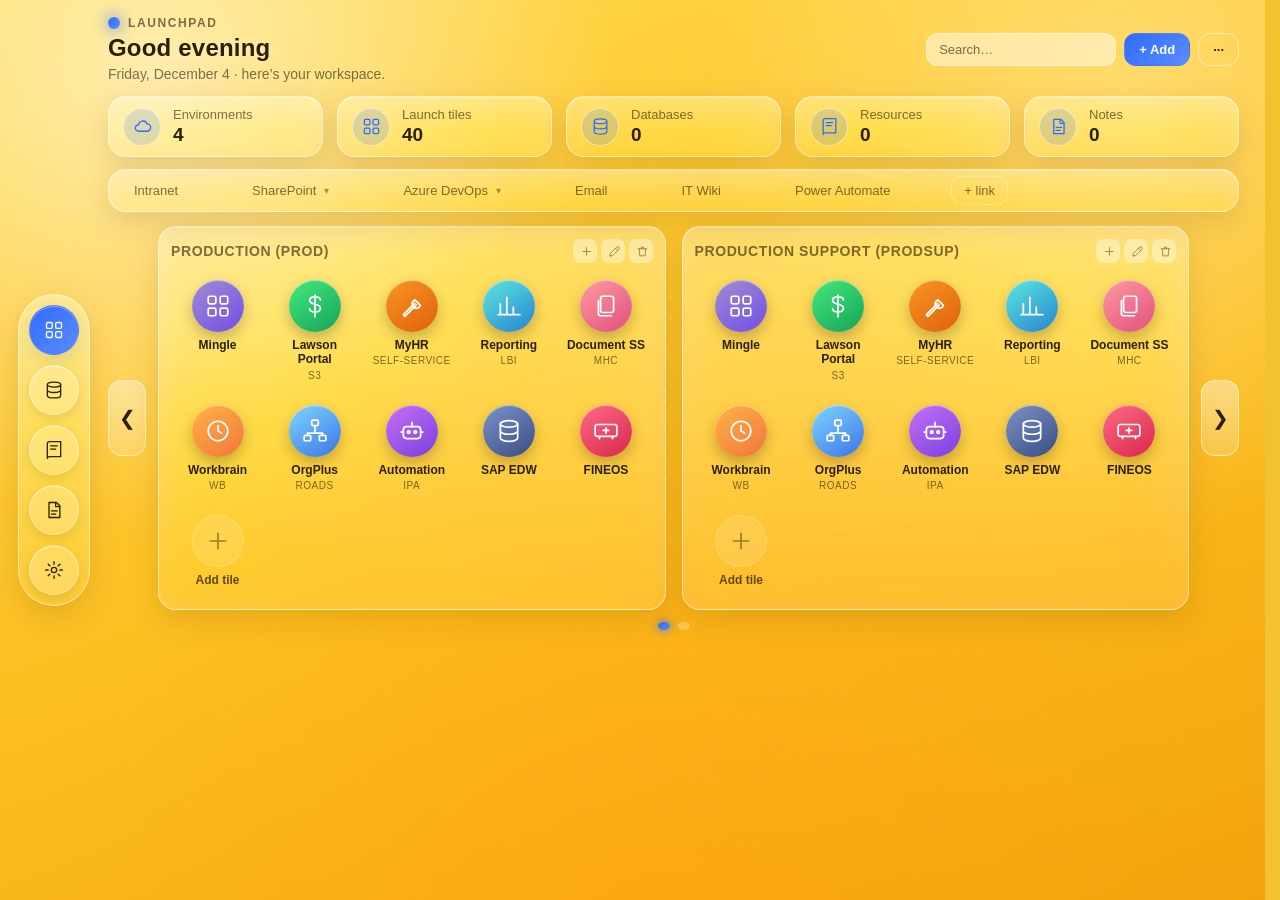
<file: index.html>
<!DOCTYPE html>
<html lang="en">
<head>
<meta charset="utf-8" />
<meta name="viewport" content="width=device-width, initial-scale=1" />
<title>LaunchPad</title>
<link rel="stylesheet" href="styles.css" />
</head>
<body>
<div class="bg" id="bg"></div>

<div class="shell">
<aside class="sidebar glass">
  <nav class="tabs" id="tabs">
    <button class="tab active" data-view="launcher" data-icon="grid" title="Launcher" aria-label="Launcher">Launcher</button>
    <button class="tab" data-view="databases" data-icon="database" title="Databases" aria-label="Databases">Databases</button>
    <button class="tab" data-view="resources" data-icon="book" title="Resources" aria-label="Resources">Resources</button>
    <button class="tab" data-view="notes" data-icon="note" title="Notes" aria-label="Notes">Notes</button>
  </nav>
  <button class="tab" id="settingsBtn" type="button" title="Settings & backup" aria-label="Settings and backup"></button>

  <div class="appearance glass" id="appearance">
    <div class="menu-label">Theme</div>
    <div class="swatches" id="themePicker"></div>
    <div class="menu-label">Background</div>
    <div class="bg-actions">
      <button class="btn small" id="bgUpload" type="button">Upload</button>
      <button class="btn small" id="bgUrl" type="button">URL</button>
      <button class="btn small ghost" id="bgClear" type="button" title="Remove background image">&times;</button>
    </div>
    <label class="slider">
      <span>Blur</span>
      <input type="range" id="bgBlur" min="0" max="24" step="1" />
    </label>
    <div class="menu-label">Backup</div>
    <div class="bg-actions">
      <button class="btn small" id="bkExport" type="button" title="Download every link, database, resource and note as one .json file">Export</button>
      <button class="btn small" id="bkImport" type="button" title="Restore from a .json backup">Import</button>
    </div>
  </div>
</aside>

<div class="content">
<header class="topbar">
  <div class="greeting">
    <div class="brand"><span class="dot"></span><h1>LaunchPad</h1></div>
    <h2 id="greeting">Welcome back</h2>
    <p id="subGreeting">Here's your workspace.</p>
  </div>

  <div class="top-actions">
    <input id="search" class="search" type="search" placeholder="Search…" autocomplete="off" />
    <button id="addBtn" class="btn primary" title="Add item">+ Add</button>
    <div class="menu-wrap">
      <button id="moreBtn" class="btn ghost" title="More">···</button>
      <div id="moreMenu" class="menu glass hidden">
        <button data-action="export">Export backup (.json)</button>
        <button data-action="import">Import backup…</button>
        <button data-action="reset">Reset to defaults</button>
      </div>
    </div>
  </div>
</header>

<div class="stats" id="stats"></div>

<div class="quicklinks glass" id="quickLinks"></div>

<main>
  <!-- LAUNCHER -->
  <section class="view" id="view-launcher">
    <div class="pager">
      <button class="arrow" id="prevPage" aria-label="Previous page">&#10094;</button>
      <div class="pages" id="pages"></div>
      <button class="arrow" id="nextPage" aria-label="Next page">&#10095;</button>
    </div>
    <div class="dots" id="pageDots"></div>
  </section>

  <!-- DATABASES -->
  <section class="view hidden" id="view-databases">
    <div class="filters" id="dbFilters"></div>
    <div class="cards" id="dbList"></div>
  </section>

  <!-- NOTES -->
  <section class="view hidden" id="view-notes">
    <div class="notes-head">
      <span class="hint">Markdown files saved in this browser. Drop .md files here to add them.</span>
      <button class="btn small" id="openMd" type="button">Open .md file…</button>
    </div>
    <div class="notes-grid" id="notesList"></div>
    <div class="empty hidden" id="notesEmpty">No notes yet — press + to write one.</div>
  </section>

  <!-- RESOURCES -->
  <section class="view hidden" id="view-resources">
    <div class="filters" id="resFilters"></div>
    <div class="cards" id="resList"></div>
  </section>
</main>
</div>
</div>

<!-- Modal -->
<div class="overlay hidden" id="overlay">
  <div class="modal glass" role="dialog" aria-modal="true">
    <div class="modal-head">
      <h2 id="modalTitle">Add item</h2>
      <button class="btn ghost" id="modalClose">&times;</button>
    </div>
    <form id="modalForm" class="modal-body"></form>
    <div class="modal-foot">
      <button class="btn ghost" id="modalCancel" type="button">Cancel</button>
      <button class="btn primary" id="modalSave" type="button">Save</button>
    </div>
  </div>
</div>

<!-- Markdown editor -->
<div class="md-editor hidden" id="mdEditor" data-mode="split">
  <div class="md-bar glass">
    <button class="btn small ghost" id="mdBack" type="button" title="Back to notes (Esc)">&larr; Notes</button>
    <div class="md-title"><span id="mdName"></span><span id="mdDirty" class="md-dirty hidden" title="Unsaved changes">&#9679;</span></div>
    <button class="btn small ghost" id="mdOutlineBtn" type="button" title="Show / hide outline (table of contents)">&#9776; Outline</button>
    <select class="md-heading" id="mdHeading" title="Subject, paragraph or heading level H1–H7"></select>
    <div class="md-tools" id="mdTools"></div>
    <div class="seg" id="mdModes">
      <button type="button" data-mode="edit">Edit</button>
      <button type="button" data-mode="split">Split</button>
      <button type="button" data-mode="read">Read</button>
    </div>
    <button class="btn small primary" id="mdSave" type="button" title="Save (Ctrl+S)">Save</button>
    <button class="btn small" id="mdSaveAs" type="button" title="Save As (Ctrl+Shift+S)">Save As</button>
    <div class="menu-wrap">
      <button class="btn small" id="mdExportBtn" type="button">Export &#9662;</button>
      <div class="menu glass hidden" id="mdExportMenu">
        <button type="button" data-x="pdf">PDF (.pdf)</button>
        <button type="button" data-x="md">Markdown (.md)</button>
      </div>
    </div>
  </div>
  <div class="md-main">
  <aside class="md-outline glass" id="mdOutline">
    <div class="md-outline-title">Outline</div>
    <div class="md-outline-list" id="mdOutlineList"></div>
  </aside>
  <div class="md-body glass" id="mdBody">
    <textarea id="mdInput" spellcheck="true" placeholder="# Title&#10;&#10;Write **Markdown** here…"></textarea>
    <div class="md-divider" id="mdDivider" title="Drag to resize · double-click to reset"></div>
    <div class="md-preview md" id="mdPreview"></div>
  </div>
  </div>
</div>
<div id="printArea"></div>

<div id="toast" class="toast hidden"></div>
<input type="file" id="mdFile" accept=".md,.markdown,.mdown,.txt,text/markdown,text/plain" multiple class="hidden" />
<input type="file" id="importFile" accept="application/json" class="hidden" />
<input type="file" id="bgFile" accept="image/*" class="hidden" />

<script src="app.js"></script>
</body>
</html>
</file>
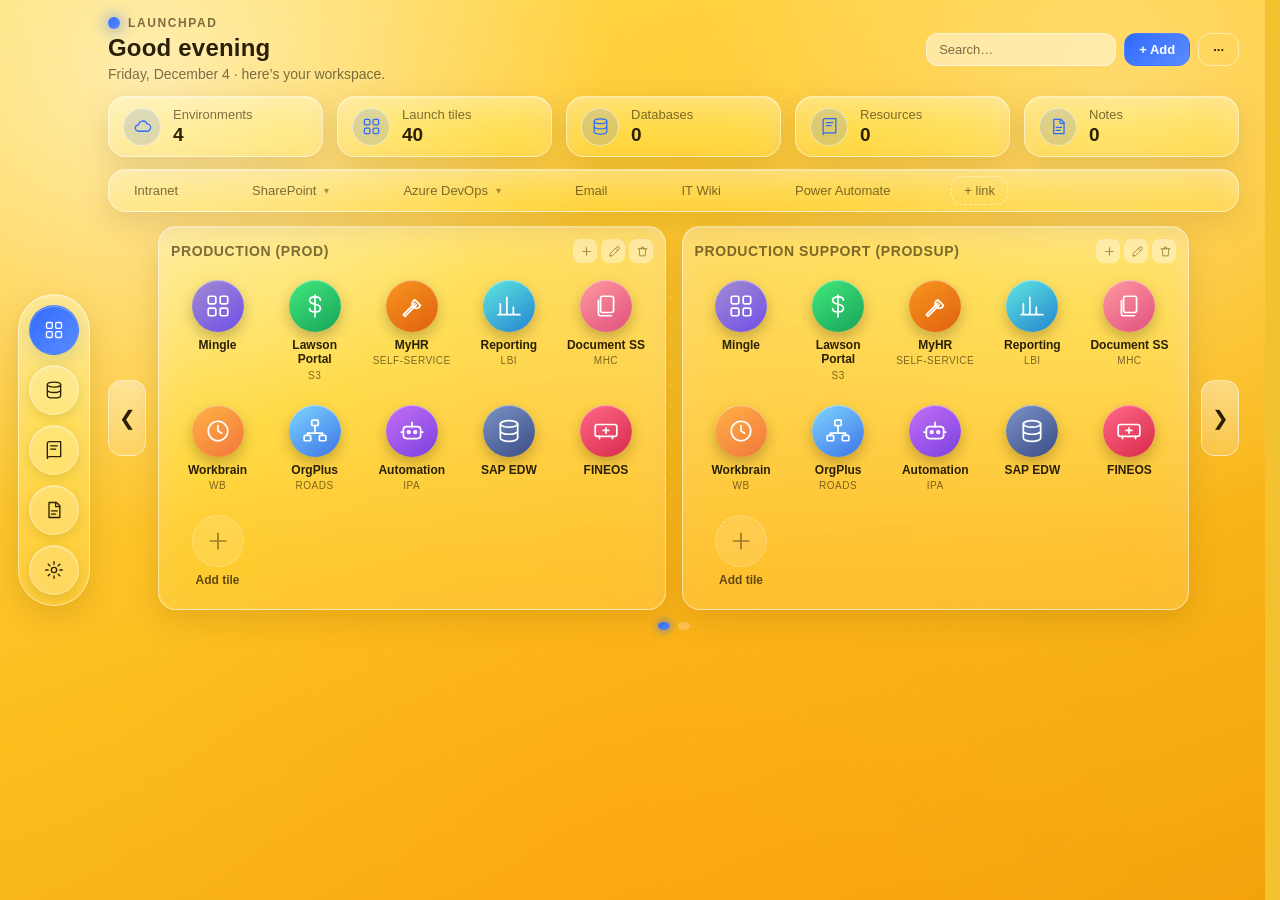
<file: launchpad-standalone.html>
<!DOCTYPE html>
<html lang="en">
<head>
<meta charset="utf-8" />
<meta name="viewport" content="width=device-width, initial-scale=1" />
<title>LaunchPad</title>
<style>
/* Aurora — default theme. Every theme below only re-declares these variables. */
:root,
[data-theme="aurora"]{
  --glass: rgba(255,255,255,.10);
  --glass-strong: rgba(255,255,255,.18);
  --stroke: rgba(255,255,255,.22);
  --text: #eaf0ff;
  --muted: rgba(234,240,255,.62);
  --accent: #7fd3ff;
  --accent2: #b79bff;
  --accent-soft: rgba(127,211,255,.18);
  --on-accent: #06121c;
  --page: #05070f;
  --glow-a: rgba(127,211,255,.35);
  --glow-b: rgba(183,155,255,.33);
  --glow-c: rgba(74,255,206,.20);
  --wash: linear-gradient(160deg,#070b16,#0b1020 45%,#070a14);
  --sheen-1: rgba(255,255,255,.15);
  --sheen-2: rgba(255,255,255,.055);
  --sheen-hover: rgba(255,255,255,.26);
  --radius: 18px;
  --shadow: 0 10px 40px rgba(0,0,0,.35);
}

[data-theme="sunny"]{
  --glass: rgba(255,250,228,.30);
  --glass-strong: rgba(255,250,228,.45);
  --stroke: rgba(255,255,255,.50);
  --text: #2b2005;
  --muted: rgba(43,32,5,.62);
  --accent: #2f6bff;
  --accent2: #5b8cff;
  --accent-soft: rgba(47,107,255,.16);
  --on-accent: #ffffff;
  --page: #f2c230;
  --glow-a: rgba(255,255,255,.55);
  --glow-b: rgba(255,236,170,.55);
  --glow-c: rgba(255,160,30,.35);
  --wash: linear-gradient(160deg,#ffdb5c,#f6bd2c 55%,#eca31a);
  --sheen-1: rgba(255,255,255,.40);
  --sheen-2: rgba(255,255,255,.16);
  --sheen-hover: rgba(255,255,255,.55);
  --shadow: 0 10px 30px rgba(120,80,0,.18);
}
[data-theme="sunny"] .qmenu{background:linear-gradient(180deg, rgba(255,246,212,.97), rgba(255,233,170,.97))}
[data-theme="sunny"] .icon-btn{background:rgba(255,255,255,.75);color:#2b2005}
[data-theme="sunny"] .icon-btn:hover{background:#fff}
[data-theme="sunny"] .toast{background:rgba(255,248,225,.96)}
[data-theme="sunny"] .greeting h2,[data-theme="sunny"] .greeting p{text-shadow:0 1px 10px rgba(255,255,255,.35)}
[data-theme="sunny"] .search,[data-theme="sunny"] .field input,
[data-theme="sunny"] .field select,[data-theme="sunny"] .field textarea{background:rgba(255,255,255,.45)}
[data-theme="sunny"] .modal{background:linear-gradient(180deg, rgba(255,246,212,.92), rgba(255,233,170,.90))}
[data-theme="sunny"] .bg::after{background-image:radial-gradient(rgba(255,255,255,.18) 1px, transparent 1px)}
[data-theme="sunny"] body.has-image .bg::after{
  background:linear-gradient(180deg, rgba(255,214,90,.10), rgba(160,100,0,.18))}

[data-theme="gold"]{
  --glass: rgba(255,226,160,.10);
  --glass-strong: rgba(255,226,160,.18);
  --stroke: rgba(255,214,140,.28);
  --text: #fbf1dc;
  --muted: rgba(251,241,220,.62);
  --accent: #f2c14e;
  --accent2: #d9a01f;
  --accent-soft: rgba(242,193,78,.20);
  --on-accent: #241a05;
  --page: #0d0a04;
  --glow-a: rgba(242,193,78,.22);
  --glow-b: rgba(198,138,26,.20);
  --glow-c: rgba(255,226,160,.10);
  --wash: linear-gradient(160deg,#0b0803,#130e04 45%,#070502);
  --sheen-1: rgba(255,230,175,.17);
  --sheen-2: rgba(255,230,175,.05);
  --sheen-hover: rgba(255,230,175,.30);
}

[data-theme="emerald"]{
  --glass: rgba(255,255,255,.10);
  --glass-strong: rgba(255,255,255,.18);
  --stroke: rgba(180,255,220,.22);
  --text: #e6fff4;
  --muted: rgba(230,255,244,.62);
  --accent: #57e8ae;
  --accent2: #29b6c9;
  --accent-soft: rgba(87,232,174,.18);
  --on-accent: #04150f;
  --page: #040d0a;
  --glow-a: rgba(87,232,174,.30);
  --glow-b: rgba(41,182,201,.28);
  --glow-c: rgba(120,255,214,.16);
  --wash: linear-gradient(160deg,#05130f,#071a17 45%,#040f0c);
}

[data-theme="rose"]{
  --glass: rgba(255,255,255,.10);
  --glass-strong: rgba(255,255,255,.18);
  --stroke: rgba(255,200,215,.24);
  --text: #fdeaf1;
  --muted: rgba(253,234,241,.62);
  --accent: #ff9ec0;
  --accent2: #c07bff;
  --accent-soft: rgba(255,158,192,.18);
  --on-accent: #1d0713;
  --page: #0c050a;
  --glow-a: rgba(255,158,192,.30);
  --glow-b: rgba(192,123,255,.28);
  --glow-c: rgba(255,214,120,.14);
  --wash: linear-gradient(160deg,#150812,#1b0a18 45%,#0e0510);
}

[data-theme="slate"]{
  --glass: rgba(255,255,255,.08);
  --glass-strong: rgba(255,255,255,.14);
  --stroke: rgba(255,255,255,.18);
  --text: #e8ecf2;
  --muted: rgba(232,236,242,.58);
  --accent: #9fb4cc;
  --accent2: #6d86a3;
  --accent-soft: rgba(159,180,204,.18);
  --on-accent: #0b1017;
  --page: #080a0d;
  --glow-a: rgba(159,180,204,.20);
  --glow-b: rgba(109,134,163,.18);
  --glow-c: rgba(255,255,255,.06);
  --wash: linear-gradient(160deg,#0b0e13,#11151c 45%,#090b10);
}

*{box-sizing:border-box}
html,body{height:100%}
html{scrollbar-gutter:stable}
body{
  margin:0;
  font-family: "Inter", -apple-system, BlinkMacSystemFont, "Segoe UI", Roboto, Helvetica, Arial, sans-serif;
  color:var(--text);
  background:var(--page);
  -webkit-font-smoothing:antialiased;
}
.bg{
  position:fixed; inset:0; z-index:-1;
  background:
    radial-gradient(60vw 60vw at 12% 8%, var(--glow-a), transparent 60%),
    radial-gradient(55vw 55vw at 88% 12%, var(--glow-b), transparent 60%),
    radial-gradient(70vw 70vw at 50% 100%, var(--glow-c), transparent 60%),
    var(--wash);
  filter:saturate(1.1);
}
.bg::after{
  content:""; position:absolute; inset:0;
  background-image:radial-gradient(rgba(255,255,255,.06) 1px, transparent 1px);
  background-size:22px 22px;
  mask-image:radial-gradient(70% 70% at 50% 40%, #000, transparent);
}

/* Custom background photo: panels stay frosted so the photo shows through as soft colour. */
body.has-image .bg{
  background:var(--bg-image) center/cover no-repeat;
  filter:blur(var(--bg-blur,0px)) saturate(1.05);
  transform:scale(1.06);
}
body.has-image .bg::after{
  background-image:none; mask-image:none; -webkit-mask-image:none;
  background:linear-gradient(180deg, rgba(0,0,0,.22), rgba(0,0,0,.42));
}
body.has-image .glass{
  background:linear-gradient(180deg, rgba(14,18,30,.46), rgba(14,18,30,.32));
  background:linear-gradient(180deg,
    color-mix(in srgb, var(--page) 48%, transparent),
    color-mix(in srgb, var(--page) 32%, transparent));
}
body.has-image .card,body.has-image .arrow{
  background:color-mix(in srgb, var(--page) 44%, transparent);
  backdrop-filter:blur(22px) saturate(150%); -webkit-backdrop-filter:blur(22px) saturate(150%);
}

.glass{
  background:linear-gradient(180deg, var(--sheen-1), var(--sheen-2));
  border:1px solid var(--stroke);
  backdrop-filter: blur(22px) saturate(150%);
  -webkit-backdrop-filter: blur(22px) saturate(150%);
  box-shadow: var(--shadow), inset 0 1px 0 rgba(255,255,255,.28);
}

/* Layout: sidebar + content */
.shell{display:flex;min-height:100vh}
.sidebar{
  position:fixed; left:18px; top:50%; transform:translateY(-50%); z-index:35;
  padding:10px; border-radius:40px;
  display:flex; flex-direction:column; align-items:center; gap:10px;
}
.content{flex:1;min-width:0;padding:16px 26px 28px 108px}

.brand{display:flex;align-items:center;gap:8px;margin-bottom:4px}
.brand h1{font-size:12px;margin:0;letter-spacing:1.6px;font-weight:700;text-transform:uppercase;color:var(--muted)}
.dot{width:12px;height:12px;border-radius:50%;
  background:linear-gradient(135deg,var(--accent),var(--accent2));
  box-shadow:0 0 16px var(--accent)}

.tabs{display:flex;flex-direction:column;gap:10px}
.tab{
  width:50px;height:50px;border-radius:50%;display:grid;place-items:center;padding:0;
  border:1px solid rgba(255,255,255,.35);background:rgba(255,255,255,.22);color:var(--text);
  cursor:pointer;font-family:inherit;transition:.2s;
  box-shadow:inset 0 1px 0 rgba(255,255,255,.4), 0 4px 12px rgba(0,0,0,.10);
}
.tab-ic,.tab > svg{width:20px;height:20px;display:inline-grid}
.tab-ic svg{width:100%;height:100%}
.tab-label{position:absolute;width:1px;height:1px;overflow:hidden;clip:rect(0 0 0 0);white-space:nowrap}
.tab:hover{background:rgba(255,255,255,.4);transform:scale(1.06)}
.tab.active{color:var(--on-accent);background:linear-gradient(135deg,var(--accent),var(--accent2));border-color:transparent;
  box-shadow:0 6px 18px var(--accent-soft), inset 0 1px 0 rgba(255,255,255,.35)}

.appearance{
  display:none;position:absolute;left:calc(100% + 12px);bottom:0;width:230px;
  padding:6px 8px 12px;border-radius:20px;
}
.appearance.open{display:block}
body.has-image .appearance.glass,.appearance.glass{background:color-mix(in srgb, var(--page) 92%, transparent)}
.bg-actions{display:flex;gap:6px;padding:0 12px 6px}
.btn.small{padding:6px 10px;font-size:12px;border-radius:10px}
.bg-actions .btn:not(.ghost){flex:1}
.slider{display:flex;align-items:center;gap:10px;padding:6px 12px 0;font-size:12px;color:var(--muted)}
.slider input{flex:1;accent-color:var(--accent)}

/* Header */
.topbar{
  position:relative; z-index:30; /* keeps the ··· menu above the quick links bar */
  display:flex; align-items:center; justify-content:space-between; gap:16px;
}
.greeting h2{margin:0;font-size:24px;font-weight:700;letter-spacing:.2px;text-shadow:0 2px 14px rgba(0,0,0,.35)}
.greeting p{margin:4px 0 0;color:var(--muted);font-size:14px;text-shadow:0 1px 8px rgba(0,0,0,.35)}

/* Summary cards */
.stats{display:grid;grid-template-columns:repeat(5,minmax(0,1fr));gap:14px;margin-top:14px}
.stat{display:flex;align-items:center;gap:12px;padding:10px 14px;border-radius:var(--radius);cursor:pointer;
  text-align:left;color:var(--text);font-family:inherit;transition:transform .18s}
.stat:hover{transform:translateY(-2px)}
.stat .ic{width:38px;height:38px;flex:0 0 38px;border-radius:50%;display:grid;place-items:center;
  color:var(--accent);background:var(--accent-soft);border:1px solid var(--stroke)}
.stat .ic svg{width:19px;height:19px}
.stat .k{display:block;font-size:13px;color:var(--muted)}
.stat .v{display:block;font-size:19px;font-weight:700;margin-top:2px}

.top-actions{display:flex;align-items:center;gap:8px}
.search{
  width:190px;padding:8px 12px;border-radius:12px;color:var(--text);
  background:rgba(255,255,255,.08);border:1px solid var(--stroke);outline:none;font-size:13px;
}
.search::placeholder{color:var(--muted)}
.search:focus{border-color:var(--accent);box-shadow:0 0 0 3px var(--accent-soft)}

.btn{
  border-radius:12px;padding:8px 14px;cursor:pointer;font-size:13px;font-weight:600;
  border:1px solid var(--stroke);background:rgba(255,255,255,.08);color:var(--text);transition:.18s;
}
.btn:hover{background:rgba(255,255,255,.16);transform:translateY(-1px)}
.btn.primary{background:linear-gradient(135deg,var(--accent),var(--accent2));color:var(--on-accent);border-color:transparent}
.btn.ghost{background:transparent}
.btn.danger:hover{background:rgba(255,105,120,.22);border-color:rgba(255,105,120,.5)}

.menu-wrap{position:relative}
.menu{position:absolute;right:0;top:44px;border-radius:14px;padding:6px;display:flex;flex-direction:column;min-width:190px;z-index:30}
.menu button{background:transparent;border:0;color:var(--text);text-align:left;padding:9px 12px;border-radius:10px;cursor:pointer;font-size:13px}
.menu button:hover{background:rgba(255,255,255,.12)}
.menu-label{font-size:10.5px;letter-spacing:.7px;text-transform:uppercase;color:var(--muted);padding:8px 12px 4px;font-weight:600}
.swatches{display:flex;gap:6px;padding:0 12px 8px}
.swatch{width:24px;height:24px;border-radius:50%;cursor:pointer;padding:0;
  border:2px solid transparent;box-shadow:0 0 0 1px var(--stroke);transition:.18s}
.swatch:hover{transform:scale(1.08)}
.swatch.active{border-color:var(--text);box-shadow:0 0 0 1px var(--text)}

/* Quick links */
.quicklinks{
  margin:12px 0 0;padding:6px 12px;border-radius:var(--radius);
  display:flex;gap:6px;flex-wrap:wrap;align-items:center;
  position:relative;z-index:25; /* hover menus must sit above the launcher panels */
}
.qlink{
  display:inline-flex;align-items:center;gap:8px;padding:6px 12px;border-radius:11px;
  color:var(--muted);text-decoration:none;font-size:13px;border:1px solid transparent;transition:.18s;
}
button.qlink{background:transparent;cursor:pointer;font:inherit;font-size:13px;color:var(--muted)}
button.qlink.add{border:1px dashed var(--stroke)}
.qlink:hover{color:var(--text);background:rgba(255,255,255,.12);border-color:var(--stroke)}
.qlink .mini{opacity:0;font-size:11px;transition:.18s}
.qlink:hover .mini{opacity:.8}
.mini{background:transparent;border:0;color:inherit;cursor:pointer;padding:0;display:inline-grid;place-items:center}
.mini svg{width:13px;height:13px}

.qgroup{position:relative}
.qgroup .caret{font-size:10px;opacity:.7}
.qmenu{
  display:none;position:absolute;left:0;top:100%;margin-top:0;z-index:40;
  min-width:210px;max-height:60vh;overflow:auto;padding:6px;border-radius:14px;
  flex-direction:column;gap:2px;
  background:linear-gradient(180deg, rgba(26,32,54,.96), rgba(16,20,36,.96));
  box-shadow:var(--shadow);
}
.qgroup:hover .qmenu,.qgroup.open .qmenu{display:flex}
.qgroup::after{content:'';position:absolute;left:0;right:0;top:100%;height:8px}
body.has-image .qmenu.glass,.qmenu.glass{background:linear-gradient(180deg, rgba(26,32,54,.97), rgba(16,20,36,.97))}
[data-theme="sunny"] .qmenu.glass,[data-theme="sunny"] body.has-image .qmenu.glass{background:linear-gradient(180deg, rgba(255,246,212,.98), rgba(255,233,170,.98))}
.qitem{
  display:flex;align-items:center;gap:8px;width:100%;text-align:left;
  background:transparent;border:0;color:var(--text);font:inherit;font-size:13px;
  padding:8px 10px;border-radius:10px;cursor:pointer;
}
.qitem:hover{background:rgba(255,255,255,.12)}
.qitem-name{flex:1;overflow:hidden;text-overflow:ellipsis;white-space:nowrap}
.qitem .mini{opacity:0}
.qitem:hover .mini{opacity:.8}
.qitem.add{color:var(--muted);border:1px dashed var(--stroke);margin-top:4px;justify-content:center}

main{padding:14px 0 0}
.view.hidden,.hidden{display:none !important}

/* Launcher pager */
.pager{display:flex;align-items:center;gap:12px}
.arrow{
  flex:0 0 auto;width:38px;height:76px;border-radius:14px;cursor:pointer;font-size:20px;
  color:var(--text);border:1px solid var(--stroke);
  background:linear-gradient(180deg,var(--sheen-1),var(--sheen-2));
  backdrop-filter:blur(18px); transition:.18s;
}
.arrow:hover{background:rgba(255,255,255,.2);transform:scale(1.03)}
.pages{flex:1;display:grid;grid-template-columns:repeat(2,minmax(0,1fr));gap:16px}
@media (max-width:900px){.pages{grid-template-columns:1fr}}

.env{border-radius:var(--radius);padding:12px}
.env-head{display:flex;align-items:center;justify-content:space-between;margin-bottom:6px}
.env-head h3{margin:0;font-size:14px;font-weight:650;letter-spacing:.6px;text-transform:uppercase;color:var(--muted)}
.env-actions{display:flex;gap:4px;opacity:.5;transition:.18s}
.env:hover .env-actions{opacity:1}

.tiles{display:grid;grid-template-columns:repeat(auto-fill,minmax(86px,1fr));gap:4px}
.tile{
  position:relative;border-radius:16px;cursor:pointer;color:var(--text);font-family:inherit;
  display:flex;flex-direction:column;align-items:center;justify-content:flex-start;gap:6px;
  padding:10px 4px 8px;background:transparent;border:1px solid transparent;
  transition:background .18s, border-color .18s;
}
.tile:hover{background:rgba(255,255,255,.12);border-color:var(--stroke)}
.tile .glyph{
  width:52px;height:52px;flex:0 0 52px;border-radius:50%;display:grid;place-items:center;color:#fff;
  background:linear-gradient(145deg,var(--c1,#4facfe),var(--c2,#1f7ae0));
  box-shadow:0 6px 14px rgba(0,0,0,.22), inset 0 1px 0 rgba(255,255,255,.45);
  transition:transform .18s;
}
.tile .glyph svg{width:26px;height:26px}
.tile:hover .glyph{transform:scale(1.07)}
.tile.add .glyph{background:rgba(255,255,255,.16);color:var(--muted);border:1px dashed var(--stroke);box-shadow:none}
.tile .label{font-size:12px;font-weight:600;text-align:center;line-height:1.2;padding:0 2px}
.tile .sub{font-size:10px;color:var(--muted);letter-spacing:.5px;text-transform:uppercase;margin-top:-3px}
.tile-actions{position:absolute;top:6px;right:6px;display:flex;gap:2px;opacity:0;transition:.18s;z-index:2}
.tile:hover .tile-actions{opacity:1}
.icon-btn{
  width:24px;height:24px;border-radius:8px;display:grid;place-items:center;font-size:12px;cursor:pointer;
  background:rgba(8,12,22,.55);border:1px solid var(--stroke);color:var(--text);
}
.icon-btn svg{width:13px;height:13px}
.icon-btn:hover{background:rgba(8,12,22,.85)}
.tile.add{opacity:.75}
.tile.add:hover{opacity:1}

.dots{display:flex;gap:8px;justify-content:center;margin-top:12px}
.pdot{width:8px;height:8px;border-radius:50%;background:rgba(255,255,255,.25);cursor:pointer;border:0}
.pdot.active{background:linear-gradient(135deg,var(--accent),var(--accent2));box-shadow:0 0 10px var(--accent)}

/* Filters */
.filters{display:flex;gap:6px;flex-wrap:wrap;margin-bottom:16px}
.chip{
  padding:7px 14px;border-radius:999px;font-size:12.5px;cursor:pointer;color:var(--muted);
  border:1px solid var(--stroke);background:rgba(255,255,255,.06);transition:.18s;
}
.chip:hover{color:var(--text)}
.chip.active{color:var(--on-accent);background:linear-gradient(135deg,var(--accent),var(--accent2));border-color:transparent}

/* Cards */
.cards{display:grid;grid-template-columns:repeat(auto-fill,minmax(310px,1fr));gap:14px}
.card{border-radius:var(--radius);padding:14px 16px;position:relative;transition:.18s;
  background:linear-gradient(180deg,var(--sheen-1),var(--sheen-2));
  border:1px solid var(--stroke);backdrop-filter:blur(18px);
  box-shadow:inset 0 1px 0 rgba(255,255,255,.25), 0 6px 20px rgba(0,0,0,.25);
}
.card:hover{transform:translateY(-2px);border-color:rgba(255,255,255,.4)}
.card h4{margin:0 0 6px;font-size:15px;font-weight:650;padding-right:64px}
.card .tagrow{display:flex;gap:6px;flex-wrap:wrap;margin-bottom:8px}
/* Tag tints follow the theme accents; the rgba lines are the fallback for browsers without color-mix. */
.tag{font-size:10.5px;letter-spacing:.6px;text-transform:uppercase;padding:3px 9px;border-radius:999px;
  background:rgba(255,255,255,.10);border:1px solid var(--stroke);color:var(--accent);
  background:color-mix(in srgb, var(--accent) 16%, transparent);
  border-color:color-mix(in srgb, var(--accent) 35%, transparent)}
.tag.alt{color:var(--accent2);
  background:color-mix(in srgb, var(--accent2) 16%, transparent);
  border-color:color-mix(in srgb, var(--accent2) 35%, transparent)}
.kv{display:flex;gap:8px;font-size:13px;margin:3px 0;color:var(--muted)}
.kv b{color:var(--text);font-weight:600;min-width:74px;font-size:12px;text-transform:uppercase;letter-spacing:.4px;opacity:.7}
.kv span{word-break:break-all}
.copy{cursor:pointer;border:0;background:transparent;color:var(--accent);font-size:11px;padding:0 4px}
.card a.link{color:var(--accent);text-decoration:none;font-size:13px;word-break:break-all}
.card a.link:hover{text-decoration:underline}
.card .note{font-size:12.5px;color:var(--muted);margin-top:8px;line-height:1.45}

/* Resource cards */
.res-card{padding:0;overflow:hidden;cursor:pointer;display:flex;flex-direction:column}
.res-card .thumb{
  position:relative;aspect-ratio:16/9;overflow:hidden;
  background:linear-gradient(135deg, var(--accent-soft), var(--glass-strong));
  border-bottom:1px solid var(--stroke);
}
.res-card .thumb img{width:100%;height:100%;object-fit:cover;display:block;transition:transform .35s}
.res-card:hover .thumb img{transform:scale(1.04)}
.res-card .thumb.fallback{display:grid;place-items:center}
.res-card .monogram{font-size:40px;font-weight:700;color:rgba(255,255,255,.75);letter-spacing:1px}
.res-card .play{position:absolute;inset:0;display:grid;place-items:center;color:#fff;pointer-events:none}
.res-card .play svg{width:46px;height:46px;filter:drop-shadow(0 2px 8px rgba(0,0,0,.5))}
.res-body{padding:12px 14px 14px}
.res-card h4{margin:0 0 6px;padding-right:0;font-size:14.5px;line-height:1.35;
  display:-webkit-box;-webkit-line-clamp:2;-webkit-box-orient:vertical;overflow:hidden}
.res-card .source{display:flex;align-items:center;gap:6px;font-size:12px;color:var(--muted);margin-bottom:8px}
.res-card .favicon{border-radius:4px;flex:0 0 auto}
.res-card .card-actions{top:10px;right:10px;z-index:2}
.res-card .tagrow{margin-bottom:0}
.card-actions{position:absolute;top:12px;right:12px;display:flex;gap:4px;opacity:0;transition:.18s}
.card:hover .card-actions{opacity:1}
.empty{grid-column:1/-1;color:var(--muted);text-align:center;padding:60px 0;font-size:14px}

/* Modal */
.overlay{position:fixed;inset:0;z-index:60;background:rgba(3,6,14,.6);backdrop-filter:blur(6px);
  display:grid;place-items:center;padding:20px}
.modal{width:min(560px,100%);border-radius:22px;max-height:88vh;display:flex;flex-direction:column}
.modal-head{display:flex;align-items:center;justify-content:space-between;padding:16px 18px;border-bottom:1px solid var(--stroke)}
.modal-head h2{margin:0;font-size:16px;font-weight:650}
.modal-body{padding:16px 18px;overflow:auto;display:flex;flex-direction:column;gap:12px}
.modal-foot{display:flex;justify-content:flex-end;gap:8px;padding:14px 18px;border-top:1px solid var(--stroke)}
.field{display:flex;flex-direction:column;gap:6px}
.field label{font-size:11.5px;text-transform:uppercase;letter-spacing:.6px;color:var(--muted);font-weight:600}
.field input,.field select,.field textarea{
  padding:10px 12px;border-radius:12px;border:1px solid var(--stroke);
  background:rgba(255,255,255,.08);color:var(--text);font-size:14px;outline:none;font-family:inherit;
}
.field textarea{min-height:76px;resize:vertical}
.field input:focus,.field select:focus,.field textarea:focus{border-color:var(--accent);box-shadow:0 0 0 3px var(--accent-soft)}
.field select option{background:var(--page)}
.icon-preview{width:34px;height:34px;color:var(--accent);margin-top:2px}
.icon-preview svg{width:100%;height:100%}
.row2{display:grid;grid-template-columns:1fr 1fr;gap:12px}
.hint{font-size:11.5px;color:var(--muted)}

.toast{
  position:fixed;bottom:26px;left:50%;transform:translateX(-50%);
  padding:11px 20px;border-radius:14px;font-size:13px;z-index:80;
  background:rgba(12,18,32,.9);border:1px solid var(--stroke);backdrop-filter:blur(14px);
}

@media (max-width:900px){
  .shell{flex-direction:column}
  .sidebar{position:sticky;top:8px;left:auto;transform:none;flex-direction:row;align-self:center;margin:8px auto 0}
  .tabs{flex-direction:row}
  .appearance{left:auto;right:0;bottom:auto;top:calc(100% + 10px)}
  .content{padding:14px 14px 50px}
  .stats{grid-template-columns:repeat(2,minmax(0,1fr))}
  .topbar{flex-wrap:wrap}
}

/* Notes library (portrait pages, e-reader style) */
.notes-head{display:flex;align-items:center;justify-content:space-between;gap:12px;margin-bottom:14px}
.notes-grid{display:grid;grid-template-columns:repeat(auto-fill,minmax(150px,1fr));gap:22px 18px}
.note-card{position:relative;display:flex;flex-direction:column;gap:6px;cursor:pointer;background:none;border:0;padding:0;
  color:var(--text);font:inherit;text-align:left;outline:none}
.note-page{aspect-ratio:3/4;border-radius:12px;overflow:hidden;background:#fdfbf5;color:#222;
  border:1px solid rgba(255,255,255,.6);box-shadow:0 8px 22px rgba(0,0,0,.18);transition:transform .18s, box-shadow .18s}
.note-card:hover .note-page,.note-card:focus-visible .note-page{transform:translateY(-3px);box-shadow:0 14px 30px rgba(0,0,0,.24)}
.note-thumb{padding:14px 14px 0;font-size:7px;line-height:1.45;pointer-events:none}
.note-thumb a{pointer-events:none}
.note-new .note-page{display:grid;place-items:center;background:rgba(255,255,255,.22);border:1.5px dashed var(--stroke);
  color:var(--muted);box-shadow:none}
.note-new .note-page svg{width:38px;height:38px}
.note-name{font-size:13px;font-weight:600;overflow:hidden;text-overflow:ellipsis;white-space:nowrap;padding:0 2px}
.note-date{font-size:11px;color:var(--muted);margin-top:-4px;padding:0 2px}
.note-card .tile-actions{top:8px;right:8px}
.note-card:hover .tile-actions{opacity:1}

/* Markdown typography (preview, thumbnails, PDF) */
.md{line-height:1.65;word-wrap:break-word}
.md > :first-child{margin-top:0}
.md h1,.md h2,.md h3,.md h4,.md h5,.md h6{line-height:1.25;margin:1.2em 0 .5em;font-weight:700}
.md h1{font-size:2em;padding-bottom:.25em;border-bottom:1px solid rgba(127,127,127,.3)}
.md h2{font-size:1.5em;padding-bottom:.2em;border-bottom:1px solid rgba(127,127,127,.2)}
.md h3{font-size:1.25em}.md h4{font-size:1.05em}.md h5,.md h6{font-size:.95em;opacity:.8}
.md p,.md ul,.md ol,.md blockquote,.md pre,.md table{margin:0 0 .9em}
.md ul,.md ol{padding-left:1.6em}
.md li{margin:.2em 0}
.md li.task{list-style:none;margin-left:-1.3em}
.md li.task input{margin:0 .4em 0 0;vertical-align:-.1em}
.md a{color:var(--accent);text-decoration:underline;text-underline-offset:2px}
.md code{font-family:ui-monospace,SFMono-Regular,Consolas,monospace;font-size:.88em;padding:.1em .35em;border-radius:5px;background:rgba(127,127,127,.18)}
.md pre{padding:12px 14px;border-radius:10px;background:rgba(20,24,36,.86);color:#e8ecf5;overflow:auto}
.md pre code{background:none;padding:0;font-size:.85em;color:inherit}
.md blockquote{margin-left:0;padding:.2em 1em;border-left:4px solid var(--accent);background:rgba(127,127,127,.1);border-radius:0 8px 8px 0}
.md hr{border:0;border-top:1px solid rgba(127,127,127,.35);margin:1.4em 0}
.md img{max-width:100%;border-radius:8px}
.md table{border-collapse:collapse;display:block;overflow:auto}
.md th,.md td{border:1px solid rgba(127,127,127,.35);padding:6px 12px}
.md th{background:rgba(127,127,127,.14)}
.md mark{background:#ffe066;color:#222;padding:0 .2em;border-radius:3px}
.md-placeholder{color:var(--muted);font-style:italic}
.note-thumb.md a{color:#2f6bff}

/* Markdown editor */
body.editing{overflow:hidden}
.md-editor{position:fixed;inset:0;z-index:55;display:flex;flex-direction:column;gap:10px;padding:14px;--split:50%}
.md-editor::before{content:'';position:absolute;inset:0;z-index:-1;background:color-mix(in srgb, var(--page) 55%, transparent);
  backdrop-filter:blur(18px);-webkit-backdrop-filter:blur(18px)}
.md-bar{display:flex;align-items:center;gap:8px;flex-wrap:wrap;padding:8px 10px;border-radius:16px;position:relative;z-index:2}
.md-title{flex:1;min-width:140px;font-weight:650;font-size:14px;display:flex;align-items:center;gap:6px;overflow:hidden;white-space:nowrap}
.md-title span:first-child{overflow:hidden;text-overflow:ellipsis}
.md-dirty{color:#e8590c;font-size:11px}
.md-tools{display:flex;gap:2px}
.md-tools button,.seg button{min-width:30px;height:30px;padding:0 8px;border-radius:8px;border:1px solid transparent;background:transparent;
  color:var(--text);font:inherit;font-size:13px;cursor:pointer}
.md-tools button:hover,.seg button:hover{background:rgba(255,255,255,.3);border-color:var(--stroke)}
.seg{display:flex;padding:2px;border-radius:10px;border:1px solid var(--stroke);background:rgba(255,255,255,.18)}
.seg button.active{background:linear-gradient(135deg,var(--accent),var(--accent2));color:var(--on-accent)}
.md-bar .menu{top:38px}
.md-main{flex:1;min-height:0;display:flex;gap:10px}
.md-body{flex:1;min-width:0;min-height:0;border-radius:18px;display:grid;grid-template-columns:var(--split) 10px 1fr;overflow:hidden}
#mdInput{resize:none;border:0;outline:none;padding:22px 24px;background:rgba(255,255,255,.35);color:var(--text);
  font:14px/1.6 ui-monospace,SFMono-Regular,Consolas,monospace;tab-size:2}
.md-divider{cursor:col-resize;background:rgba(127,127,127,.12);position:relative;touch-action:none}
.md-divider::after{content:'';position:absolute;left:3px;right:3px;top:50%;height:44px;margin-top:-22px;border-radius:4px;background:var(--muted);opacity:.5}
.md-divider:hover,.md-divider.dragging{background:var(--accent-soft)}
.md-preview{overflow:auto;padding:22px 30px;background:rgba(255,255,255,.55);color:#1f1d18;font-size:15px}
.md-preview a{color:#2f5fe0}
.md-editor[data-mode="edit"] .md-body{grid-template-columns:1fr}
.md-editor[data-mode="edit"] .md-divider,.md-editor[data-mode="edit"] .md-preview{display:none}
.md-editor[data-mode="read"] .md-body{grid-template-columns:1fr}
.md-editor[data-mode="read"] #mdInput,.md-editor[data-mode="read"] .md-divider,.md-editor[data-mode="read"] .md-tools,.md-editor[data-mode="read"] .md-heading{display:none}
.md-editor[data-mode="read"] .md-preview{padding:34px max(30px, calc(50% - 420px))}
@media (max-width:900px){ .md-tools{display:none} }

/* Typora-style extras: subject, H7, TOC, outline, code blocks */
.md .md-subject{font-size:2.3em;font-weight:800;line-height:1.15;letter-spacing:-.01em;margin:0 0 .25em}
.md .md-meta{color:#777;font-size:.9em;margin:-.1em 0 1.2em}
.md .h7{font-size:.85em;font-weight:700;margin:1em 0 .4em;opacity:.75;text-transform:uppercase;letter-spacing:.04em}
.md .md-toc{display:flex;flex-direction:column;gap:2px;margin:0 0 1.2em;padding:10px 14px;border-radius:10px;
  background:rgba(127,127,127,.1);border-left:3px solid var(--accent)}
.md .md-toc a{text-decoration:none}
.md .md-toc a:hover{text-decoration:underline}
.toc-l1{padding-left:0;font-weight:600}.toc-l2{padding-left:14px}.toc-l3{padding-left:28px}.toc-l4{padding-left:42px}
.toc-l5{padding-left:56px}.toc-l6{padding-left:70px}.toc-l7{padding-left:84px;font-size:.92em}
.md-code{position:relative;margin:0 0 .9em}
.md-code pre{margin:0;padding-top:26px}
.md-lang{position:absolute;left:12px;top:6px;font-size:10px;letter-spacing:.06em;text-transform:uppercase;color:#9aa4b8;pointer-events:none}
.md-copy{position:absolute;right:8px;top:6px;font:inherit;font-size:11px;padding:2px 8px;border-radius:6px;cursor:pointer;
  border:1px solid rgba(255,255,255,.2);background:rgba(255,255,255,.08);color:#d7dceb;opacity:0;transition:.15s}
.md-code:hover .md-copy{opacity:1}
.note-thumb .md-copy{display:none}
.tk-k{color:#ff7ab2;font-weight:600}.tk-s{color:#a5e07a}.tk-c{color:#8b96a8;font-style:italic}.tk-n{color:#f8c555}.tk-f{color:#6cb6ff}
.md-heading{height:30px;border-radius:8px;border:1px solid var(--stroke);background:rgba(255,255,255,.3);color:var(--text);font:inherit;font-size:13px;padding:0 6px}
#mdOutlineBtn.active{background:var(--accent-soft)}
.md-outline{display:none;width:230px;flex:none;border-radius:18px;padding:14px 10px;overflow:auto}
.md-editor.outline-open .md-outline{display:block}
.md-outline-title{font-size:11px;font-weight:700;letter-spacing:.08em;text-transform:uppercase;color:var(--muted);padding:0 8px 8px}
.md-outline-list{display:flex;flex-direction:column;gap:1px}
.md-outline-list button{text-align:left;border:0;background:none;color:var(--text);font:inherit;font-size:13px;padding:5px 8px;border-radius:8px;cursor:pointer;
  overflow:hidden;text-overflow:ellipsis;white-space:nowrap}
.md-outline-list button:hover{background:rgba(255,255,255,.35)}
.md-outline-list button.toc-l1{font-weight:650}
.md-outline-empty{font-size:12px;color:var(--muted);padding:0 8px}

/* PDF export prints only the rendered note */
#printArea{display:none}
@media print{
  html,body{background:#fff !important}
  body > *:not(#printArea){display:none !important}
  #printArea{display:block;color:#111;font-size:12pt}
  #printArea .md a{color:#1a4fd6}
  #printArea .md pre{background:#f4f4f4;color:#111;border:1px solid #ddd}
  #printArea .md-copy{display:none}
  #printArea .tk-k{color:#b0186b}#printArea .tk-s{color:#2a7a12}#printArea .tk-c{color:#6a737d}#printArea .tk-n{color:#9a5b00}#printArea .tk-f{color:#1a56c4}
  #printArea .md-lang{color:#888}
  #printArea .md h1,#printArea .md h2,#printArea .md pre,#printArea .md table,#printArea .md img{break-inside:avoid}
}

</style>
</head>
<body>
<div class="bg" id="bg"></div>

<div class="shell">
<aside class="sidebar glass">
  <nav class="tabs" id="tabs">
    <button class="tab active" data-view="launcher" data-icon="grid" title="Launcher" aria-label="Launcher">Launcher</button>
    <button class="tab" data-view="databases" data-icon="database" title="Databases" aria-label="Databases">Databases</button>
    <button class="tab" data-view="resources" data-icon="book" title="Resources" aria-label="Resources">Resources</button>
    <button class="tab" data-view="notes" data-icon="note" title="Notes" aria-label="Notes">Notes</button>
  </nav>
  <button class="tab" id="settingsBtn" type="button" title="Settings & backup" aria-label="Settings and backup"></button>

  <div class="appearance glass" id="appearance">
    <div class="menu-label">Theme</div>
    <div class="swatches" id="themePicker"></div>
    <div class="menu-label">Background</div>
    <div class="bg-actions">
      <button class="btn small" id="bgUpload" type="button">Upload</button>
      <button class="btn small" id="bgUrl" type="button">URL</button>
      <button class="btn small ghost" id="bgClear" type="button" title="Remove background image">&times;</button>
    </div>
    <label class="slider">
      <span>Blur</span>
      <input type="range" id="bgBlur" min="0" max="24" step="1" />
    </label>
    <div class="menu-label">Backup</div>
    <div class="bg-actions">
      <button class="btn small" id="bkExport" type="button" title="Download every link, database, resource and note as one .json file">Export</button>
      <button class="btn small" id="bkImport" type="button" title="Restore from a .json backup">Import</button>
    </div>
  </div>
</aside>

<div class="content">
<header class="topbar">
  <div class="greeting">
    <div class="brand"><span class="dot"></span><h1>LaunchPad</h1></div>
    <h2 id="greeting">Welcome back</h2>
    <p id="subGreeting">Here's your workspace.</p>
  </div>

  <div class="top-actions">
    <input id="search" class="search" type="search" placeholder="Search…" autocomplete="off" />
    <button id="addBtn" class="btn primary" title="Add item">+ Add</button>
    <div class="menu-wrap">
      <button id="moreBtn" class="btn ghost" title="More">···</button>
      <div id="moreMenu" class="menu glass hidden">
        <button data-action="export">Export backup (.json)</button>
        <button data-action="import">Import backup…</button>
        <button data-action="reset">Reset to defaults</button>
      </div>
    </div>
  </div>
</header>

<div class="stats" id="stats"></div>

<div class="quicklinks glass" id="quickLinks"></div>

<main>
  <!-- LAUNCHER -->
  <section class="view" id="view-launcher">
    <div class="pager">
      <button class="arrow" id="prevPage" aria-label="Previous page">&#10094;</button>
      <div class="pages" id="pages"></div>
      <button class="arrow" id="nextPage" aria-label="Next page">&#10095;</button>
    </div>
    <div class="dots" id="pageDots"></div>
  </section>

  <!-- DATABASES -->
  <section class="view hidden" id="view-databases">
    <div class="filters" id="dbFilters"></div>
    <div class="cards" id="dbList"></div>
  </section>

  <!-- NOTES -->
  <section class="view hidden" id="view-notes">
    <div class="notes-head">
      <span class="hint">Markdown files saved in this browser. Drop .md files here to add them.</span>
      <button class="btn small" id="openMd" type="button">Open .md file…</button>
    </div>
    <div class="notes-grid" id="notesList"></div>
    <div class="empty hidden" id="notesEmpty">No notes yet — press + to write one.</div>
  </section>

  <!-- RESOURCES -->
  <section class="view hidden" id="view-resources">
    <div class="filters" id="resFilters"></div>
    <div class="cards" id="resList"></div>
  </section>
</main>
</div>
</div>

<!-- Modal -->
<div class="overlay hidden" id="overlay">
  <div class="modal glass" role="dialog" aria-modal="true">
    <div class="modal-head">
      <h2 id="modalTitle">Add item</h2>
      <button class="btn ghost" id="modalClose">&times;</button>
    </div>
    <form id="modalForm" class="modal-body"></form>
    <div class="modal-foot">
      <button class="btn ghost" id="modalCancel" type="button">Cancel</button>
      <button class="btn primary" id="modalSave" type="button">Save</button>
    </div>
  </div>
</div>

<!-- Markdown editor -->
<div class="md-editor hidden" id="mdEditor" data-mode="split">
  <div class="md-bar glass">
    <button class="btn small ghost" id="mdBack" type="button" title="Back to notes (Esc)">&larr; Notes</button>
    <div class="md-title"><span id="mdName"></span><span id="mdDirty" class="md-dirty hidden" title="Unsaved changes">&#9679;</span></div>
    <button class="btn small ghost" id="mdOutlineBtn" type="button" title="Show / hide outline (table of contents)">&#9776; Outline</button>
    <select class="md-heading" id="mdHeading" title="Subject, paragraph or heading level H1–H7"></select>
    <div class="md-tools" id="mdTools"></div>
    <div class="seg" id="mdModes">
      <button type="button" data-mode="edit">Edit</button>
      <button type="button" data-mode="split">Split</button>
      <button type="button" data-mode="read">Read</button>
    </div>
    <button class="btn small primary" id="mdSave" type="button" title="Save (Ctrl+S)">Save</button>
    <button class="btn small" id="mdSaveAs" type="button" title="Save As (Ctrl+Shift+S)">Save As</button>
    <div class="menu-wrap">
      <button class="btn small" id="mdExportBtn" type="button">Export &#9662;</button>
      <div class="menu glass hidden" id="mdExportMenu">
        <button type="button" data-x="pdf">PDF (.pdf)</button>
        <button type="button" data-x="md">Markdown (.md)</button>
      </div>
    </div>
  </div>
  <div class="md-main">
  <aside class="md-outline glass" id="mdOutline">
    <div class="md-outline-title">Outline</div>
    <div class="md-outline-list" id="mdOutlineList"></div>
  </aside>
  <div class="md-body glass" id="mdBody">
    <textarea id="mdInput" spellcheck="true" placeholder="# Title&#10;&#10;Write **Markdown** here…"></textarea>
    <div class="md-divider" id="mdDivider" title="Drag to resize · double-click to reset"></div>
    <div class="md-preview md" id="mdPreview"></div>
  </div>
  </div>
</div>
<div id="printArea"></div>

<div id="toast" class="toast hidden"></div>
<input type="file" id="mdFile" accept=".md,.markdown,.mdown,.txt,text/markdown,text/plain" multiple class="hidden" />
<input type="file" id="importFile" accept="application/json" class="hidden" />
<input type="file" id="bgFile" accept="image/*" class="hidden" />

<script>
/* LaunchPad — local-first launcher, database registry and resource library.
   All data lives in localStorage and is never removed unless the user deletes it. */

const STORE_KEY = 'launchpad.v1';
/* Background photo is kept under its own key so a large image can never block saving the main data. */
const BG_KEY = 'launchpad.bg';
const NOTES_KEY = 'launchpad.notes';
const SPLIT_KEY = 'launchpad.mdSplit';
const OUTLINE_KEY = 'launchpad.mdOutline';
const BG_MAX_SIDE = 1920;
const ENVS_PER_PAGE = 2;
const LAYOUT_VERSION = 2;

/* Themes are pure CSS variable sets; the swatch colours mirror --accent/--accent2. */
const THEMES = [
  { id: 'sunny',   name: 'Sunny',   colors: ['#ffd84d', '#f5a623'] },
  { id: 'aurora',  name: 'Aurora',  colors: ['#7fd3ff', '#b79bff'] },
  { id: 'gold',    name: 'Gold',    colors: ['#f2c14e', '#d9a01f'] },
  { id: 'emerald', name: 'Emerald', colors: ['#57e8ae', '#29b6c9'] },
  { id: 'rose',    name: 'Rose',    colors: ['#ff9ec0', '#c07bff'] },
  { id: 'slate',   name: 'Slate',   colors: ['#9fb4cc', '#6d86a3'] }
];
const DEFAULT_THEME = 'sunny';

const uid = () => Math.random().toString(36).slice(2, 10) + Date.now().toString(36);

/* Inline SVG icon set (stroke = currentColor) so tiles look identical on every OS. */
const SVG = (body) => `<svg viewBox="0 0 24 24" fill="none" stroke="currentColor" stroke-width="1.6" stroke-linecap="round" stroke-linejoin="round">${body}</svg>`;
const ICONS = {
  globe:    SVG('<circle cx="12" cy="12" r="9"/><path d="M3 12h18M12 3c2.5 2.7 2.5 15 0 18-2.5-3-2.5-15.3 0-18z"/>'),
  grid:     SVG('<rect x="3" y="3" width="7" height="7" rx="1.5"/><rect x="14" y="3" width="7" height="7" rx="1.5"/><rect x="3" y="14" width="7" height="7" rx="1.5"/><rect x="14" y="14" width="7" height="7" rx="1.5"/>'),
  money:    SVG('<path d="M12 2v20"/><path d="M17 6.5C17 4.6 14.8 3.5 12 3.5S7 4.7 7 6.8 9.3 9.8 12 10.4s5 1.4 5 3.6-2.2 3.5-5 3.5-5-1.2-5-3"/>'),
  tools:    SVG('<path d="M14.7 6.3a4 4 0 105.1 5.1l-5.1-5.1z"/><path d="M14.5 9.5L4 20l1.5 1.5L16 11"/>'),
  chart:    SVG('<path d="M4 20V10M10 20V4M16 20v-7M22 20H2"/>'),
  docs:     SVG('<rect x="7" y="3" width="12" height="15" rx="2"/><path d="M5 7v12a2 2 0 002 2h10"/>'),
  clock:    SVG('<circle cx="12" cy="12" r="9"/><path d="M12 7v5l3.5 2"/>'),
  org:      SVG('<rect x="9" y="2" width="6" height="5" rx="1"/><rect x="2" y="16" width="6" height="5" rx="1"/><rect x="16" y="16" width="6" height="5" rx="1"/><path d="M12 7v5M5 16v-2h14v2M12 12v2"/>'),
  robot:    SVG('<rect x="4" y="8" width="16" height="11" rx="3"/><path d="M12 4v4M2 13h2M20 13h2"/><circle cx="9" cy="13" r="1.2"/><circle cx="15" cy="13" r="1.2"/>'),
  database: SVG('<ellipse cx="12" cy="5.5" rx="8" ry="3"/><path d="M4 5.5v13c0 1.7 3.6 3 8 3s8-1.3 8-3v-13M4 12c0 1.7 3.6 3 8 3s8-1.3 8-3"/>'),
  health:   SVG('<rect x="2" y="6" width="20" height="11" rx="2"/><path d="M12 9v5M9.5 11.5h5M6 17v2M18 17v2"/>'),
  folder:   SVG('<path d="M3 7a2 2 0 012-2h4l2 2h8a2 2 0 012 2v8a2 2 0 01-2 2H5a2 2 0 01-2-2V7z"/>'),
  book:     SVG('<path d="M4 4.5A2.5 2.5 0 016.5 2H20v18H6.5A2.5 2.5 0 004 22V4.5z"/><path d="M8 7h8M8 11h6"/>'),
  gear:     SVG('<circle cx="12" cy="12" r="3.2"/><path d="M12 2v3M12 19v3M2 12h3M19 12h3M5 5l2 2M17 17l2 2M19 5l-2 2M7 17l-2 2"/>'),
  lock:     SVG('<rect x="4" y="10" width="16" height="11" rx="2"/><path d="M8 10V7a4 4 0 118 0v3"/>'),
  mail:     SVG('<rect x="2" y="5" width="20" height="14" rx="2"/><path d="M3 7l9 6 9-6"/>'),
  cloud:    SVG('<path d="M7 18a4 4 0 010-8 5.5 5.5 0 0110.6-1.4A3.8 3.8 0 0117.5 18H7z"/>'),
  video:    SVG('<rect x="2" y="5" width="14" height="14" rx="3"/><path d="M16 10l6-3v10l-6-3z"/>'),
  search:   SVG('<circle cx="11" cy="11" r="7"/><path d="M20 20l-4-4"/>'),
  note:     SVG('<path d="M6 3h9l4 4v14H6z"/><path d="M14 3v5h5M9 13h7M9 17h5"/>'),
  link:     SVG('<path d="M10 14a4 4 0 005.7 0l3-3a4 4 0 10-5.7-5.7L11.5 7"/><path d="M14 10a4 4 0 00-5.7 0l-3 3A4 4 0 109 18.7l1.5-1.5"/>')
};
const ICON_NAMES = Object.keys(ICONS);
/* App-icon gradient per glyph, iPad style. */
const ICON_COLORS = {
  globe: ['#4facfe', '#1f7ae0'], grid: ['#a18cd1', '#6f4fe8'], money: ['#43e97b', '#16a35a'],
  tools: ['#f7971e', '#e0600f'], chart: ['#5ee7df', '#2484d0'], docs: ['#ff9a9e', '#e0507f'],
  clock: ['#ffb347', '#f2763b'], org: ['#7fd6ff', '#3b74e8'], robot: ['#c471f5', '#7a3fe0'],
  database: ['#7b93c7', '#3a4c86'], health: ['#ff6a88', '#d9284a'], folder: ['#ffd24a', '#e39a07'],
  book: ['#ff9966', '#e0502b'], gear: ['#9aa8b5', '#5b6873'], lock: ['#5b7fd1', '#2a3f86'],
  mail: ['#36d1dc', '#1b82d6'], cloud: ['#74ebd5', '#2fa8c0'], video: ['#f857a6', '#c92a68'],
  search: ['#38ef7d', '#0f9488'], note: ['#ffd86b', '#f0a020'], link: ['#b993d6', '#7d8fd8']
};
const iconStyle = (name) => {
  const [c1, c2] = ICON_COLORS[name] || ICON_COLORS.globe;
  return `--c1:${c1};--c2:${c2}`;
};
const UI = {
  edit:  SVG('<path d="M4 20h4L20 8a2.8 2.8 0 10-4-4L4 16v4z"/><path d="M14 6l4 4"/>'),
  trash: SVG('<path d="M4 7h16M10 7V4h4v3M6 7l1 13h10l1-13"/>'),
  open:  SVG('<path d="M14 4h6v6M20 4l-9 9"/><path d="M18 14v5a1 1 0 01-1 1H5a1 1 0 01-1-1V7a1 1 0 011-1h5"/>'),
  plus:  SVG('<path d="M12 5v14M5 12h14"/>'),
  play:  SVG('<circle cx="12" cy="12" r="10" fill="rgba(6,10,20,.55)"/><path d="M10 8.5l6 3.5-6 3.5z" fill="currentColor"/>')
};
const iconHtml = (name) => ICONS[name] || ICONS.globe;

function defaults() {
  const tiles = () => [
    { id: uid(), label: 'Mingle',       sub: '',      icon: 'grid',     url: '' },
    { id: uid(), label: 'Lawson Portal',sub: 'S3',    icon: 'money',    url: '' },
    { id: uid(), label: 'MyHR',         sub: 'Self-Service', icon: 'tools', url: '' },
    { id: uid(), label: 'Reporting',    sub: 'LBI',   icon: 'chart',    url: '' },
    { id: uid(), label: 'Document SS',  sub: 'MHC',   icon: 'docs',     url: '' },
    { id: uid(), label: 'Workbrain',    sub: 'WB',    icon: 'clock',    url: '' },
    { id: uid(), label: 'OrgPlus',      sub: 'Roads', icon: 'org',      url: '' },
    { id: uid(), label: 'Automation',   sub: 'IPA',   icon: 'robot',    url: '' },
    { id: uid(), label: 'SAP EDW',      sub: '',      icon: 'database', url: '' },
    { id: uid(), label: 'FINEOS',       sub: '',      icon: 'health',   url: '' }
  ];
  return {
    layoutVersion: LAYOUT_VERSION,
    quickLinks: [
      { id: uid(), name: 'Intranet', url: '', items: [] },
      { id: uid(), name: 'SharePoint', url: '', items: [
        { id: uid(), name: 'Team site', url: '' },
        { id: uid(), name: 'Finance', url: '' }
      ] },
      { id: uid(), name: 'Azure DevOps', url: '', items: [
        { id: uid(), name: 'Boards', url: '' },
        { id: uid(), name: 'Repos', url: '' },
        { id: uid(), name: 'Pipelines', url: '' }
      ] },
      { id: uid(), name: 'Email', url: '', items: [] },
      { id: uid(), name: 'IT Wiki', url: '', items: [] },
      { id: uid(), name: 'Power Automate', url: '', items: [] }
    ],
    environments: [
      { id: uid(), name: 'Production (PROD)',            short: 'PROD',    tiles: tiles() },
      { id: uid(), name: 'Production Support (PRODSUP)', short: 'PRODSUP', tiles: tiles() },
      { id: uid(), name: 'User Acceptance (UAT)',        short: 'UAT',     tiles: tiles() },
      { id: uid(), name: 'System Integration (SIT)',     short: 'SIT',     tiles: tiles() }
    ],
    databases: [],
    resources: [],
    theme: DEFAULT_THEME
  };
}

let state = load();
let page = 0;
let view = 'launcher';
let dbFilter = 'All';
let resFilter = 'All';
let query = '';
let bg = loadBg();
let notes = loadNotes();

/* v2 moved the Intranet quick link to the front of the bar. */
function intranetFirst(groups) {
  const i = groups.findIndex((g) => g.name.trim().toLowerCase() === 'intranet');
  if (i > 0) groups.unshift(groups.splice(i, 1)[0]);
}

function load() {
  try {
    const raw = localStorage.getItem(STORE_KEY);
    if (!raw) return defaults();
    const data = JSON.parse(raw);
    const quickLinks = (data.quickLinks || []).map(normalizeQuickLink);
    if ((data.layoutVersion || 1) < 2) intranetFirst(quickLinks);
    return {
      layoutVersion: LAYOUT_VERSION,
      quickLinks,
      environments: data.environments || [],
      databases: data.databases || [],
      resources: data.resources || [],
      theme: THEMES.some((t) => t.id === data.theme) ? data.theme : DEFAULT_THEME
    };
  } catch (e) {
    console.error('Could not read saved data, starting fresh copy in memory.', e);
    return defaults();
  }
}
function save() {
  localStorage.setItem(STORE_KEY, JSON.stringify(state));
}

/* A quick link is a group: it can open its own URL and/or hold child links. */
function normalizeQuickLink(q) {
  return {
    id: q.id || uid(),
    name: q.name || '',
    url: q.url || '',
    items: (Array.isArray(q.items) ? q.items : []).map((i) => ({ id: i.id || uid(), name: i.name || '', url: i.url || '' }))
  };
}
function findQuickGroup(id) {
  return state.quickLinks.find((g) => g.id === id) || null;
}
function findQuickItem(id) {
  for (const g of state.quickLinks) {
    const it = g.items.find((i) => i.id === id);
    if (it) return { group: g, item: it };
  }
  return null;
}

/* ---------- helpers ---------- */
const $ = (sel) => document.querySelector(sel);
const el = (tag, cls, html) => {
  const n = document.createElement(tag);
  if (cls) n.className = cls;
  if (html != null) n.innerHTML = html;
  return n;
};
const esc = (s) => String(s ?? '').replace(/[&<>"']/g, (c) =>
  ({ '&': '&amp;', '<': '&lt;', '>': '&gt;', '"': '&quot;', "'": '&#39;' }[c]));

function normalizeUrl(u) {
  const s = (u || '').trim();
  if (!s) return '';
  if (/^([a-z]+:)?\/\//i.test(s) || /^(mailto|tel|file):/i.test(s)) return s;
  return 'https://' + s;
}
function openUrl(u) {
  const url = normalizeUrl(u);
  if (!url) return toast('No URL set — use Edit to add one.');
  window.open(url, '_blank', 'noopener');
}
let toastTimer;
function toast(msg) {
  const t = $('#toast');
  t.textContent = msg;
  t.classList.remove('hidden');
  clearTimeout(toastTimer);
  toastTimer = setTimeout(() => t.classList.add('hidden'), 2200);
}
/* ---------- link metadata (derived client-side; no server, no CORS fetches) ---------- */
function parseUrl(u) {
  try { return new URL(normalizeUrl(u)); } catch (e) { return null; }
}
function hostOf(u) {
  return parseUrl(u)?.hostname.replace(/^www\./, '') || '';
}
function youTubeId(u) {
  const p = parseUrl(u);
  if (!p) return '';
  if (/(^|\.)youtu\.be$/.test(p.hostname)) return p.pathname.slice(1).split('/')[0];
  if (/(^|\.)youtube\.com$/.test(p.hostname)) {
    if (p.searchParams.get('v')) return p.searchParams.get('v');
    const m = p.pathname.match(/\/(embed|shorts|live)\/([^/?#]+)/);
    if (m) return m[2];
  }
  return '';
}
function thumbnailFor(r) {
  if (r.thumbnail) return normalizeUrl(r.thumbnail);
  const id = youTubeId(r.url);
  return id ? `https://i.ytimg.com/vi/${encodeURIComponent(id)}/hqdefault.jpg` : '';
}
function faviconCandidates(u) {
  const p = parseUrl(u);
  if (!p) return [];
  return [
    `https://www.google.com/s2/favicons?sz=64&domain=${encodeURIComponent(p.hostname)}`,
    `${p.origin}/favicon.ico`
  ];
}
/* Turns ".../2024/05/tuning-sql-queries?utm=x" into "Tuning Sql Queries". */
function titleFromUrl(u) {
  const p = parseUrl(u);
  if (!p) return '';
  const q = p.searchParams.get('q') || p.searchParams.get('search') || p.searchParams.get('query');
  if (q) return `${hostOf(u)}: ${q}`.slice(0, 90);
  if (youTubeId(u)) return 'YouTube video';
  const slug = p.pathname.split('/').filter(Boolean).pop();
  if (!slug) return hostOf(u);
  const words = decodeURIComponent(slug)
    .replace(/\.(html?|php|aspx?|pdf)$/i, '')
    .replace(/[-_+]+/g, ' ')
    .replace(/\s+/g, ' ')
    .trim();
  if (!words || words.length < 3) return hostOf(u);
  return words.replace(/\b\w/g, (c) => c.toUpperCase()).slice(0, 90);
}

/* YouTube and Vimeo expose CORS-enabled oEmbed, so a real title can be pulled in
   without a backend. Every other site blocks cross-origin reads. */
function oEmbedEndpoint(u) {
  const p = parseUrl(u);
  if (!p) return '';
  const enc = encodeURIComponent(normalizeUrl(u));
  if (youTubeId(u)) return `https://www.youtube.com/oembed?format=json&url=${enc}`;
  if (/(^|\.)vimeo\.com$/.test(p.hostname)) return `https://vimeo.com/api/oembed.json?url=${enc}`;
  return '';
}
async function enrichResource(r) {
  const endpoint = oEmbedEndpoint(r.url);
  if (!endpoint || r.title) return false;
  try {
    const res = await fetch(endpoint);
    if (!res.ok) return false;
    const meta = await res.json();
    if (!meta.title) return false;
    r.title = meta.title;
    if (!r.thumbnail && meta.thumbnail_url) r.thumbnail = meta.thumbnail_url;
    save();
    return true;
  } catch (e) {
    return false; /* offline or blocked — the derived title stays in place */
  }
}

function matches(...parts) {
  if (!query) return true;
  return parts.filter(Boolean).join(' ').toLowerCase().includes(query);
}

/* ---------- theme ---------- */
function applyTheme() {
  document.documentElement.dataset.theme = state.theme || DEFAULT_THEME;
  renderThemePicker();
}
function renderThemePicker() {
  const wrap = $('#themePicker');
  if (!wrap) return;
  wrap.innerHTML = '';
  THEMES.forEach((t) => {
    const b = el('button', 'swatch' + (t.id === state.theme ? ' active' : ''));
    b.type = 'button';
    b.title = t.name;
    b.style.background = `linear-gradient(135deg, ${t.colors[0]}, ${t.colors[1]})`;
    b.addEventListener('click', (e) => {
      e.stopPropagation();
      state.theme = t.id;
      save();
      applyTheme();
    });
    wrap.appendChild(b);
  });
}

/* ---------- background ---------- */
function loadBg() {
  try {
    const data = JSON.parse(localStorage.getItem(BG_KEY) || '{}');
    return { src: data.src || '', blur: Number(data.blur) || 0 };
  } catch (e) {
    return { src: '', blur: 0 };
  }
}
function saveBg() {
  try {
    localStorage.setItem(BG_KEY, JSON.stringify(bg));
    return true;
  } catch (e) {
    toast('Image is too large to save — try a smaller one');
    return false;
  }
}
function applyBackground() {
  document.body.classList.toggle('has-image', !!bg.src);
  const node = $('#bg');
  node.style.setProperty('--bg-image', bg.src ? `url("${bg.src.replace(/"/g, '%22')}")` : 'none');
  node.style.setProperty('--bg-blur', bg.blur + 'px');
  $('#bgBlur').value = bg.blur;
}
function setBackground(src) {
  const prev = bg.src;
  bg.src = src;
  if (!saveBg()) bg.src = prev;
  applyBackground();
}
/* Uploaded photos are downscaled to JPEG so they fit comfortably in localStorage. */
function imageFileToDataUrl(file) {
  return new Promise((resolve, reject) => {
    const reader = new FileReader();
    reader.onerror = reject;
    reader.onload = () => {
      const img = new Image();
      img.onerror = reject;
      img.onload = () => {
        const scale = Math.min(1, BG_MAX_SIDE / Math.max(img.width, img.height));
        const canvas = document.createElement('canvas');
        canvas.width = Math.round(img.width * scale);
        canvas.height = Math.round(img.height * scale);
        canvas.getContext('2d').drawImage(img, 0, 0, canvas.width, canvas.height);
        resolve(canvas.toDataURL('image/jpeg', 0.82));
      };
      img.src = reader.result;
    };
    reader.readAsDataURL(file);
  });
}

/* ---------- rendering ---------- */
function render() {
  renderGreeting();
  renderStats();
  renderQuickLinks();
  if (view === 'launcher') renderLauncher();
  if (view === 'databases') renderDatabases();
  if (view === 'resources') renderResources();
  if (view === 'notes') renderNotes();
}

function renderGreeting() {
  const h = new Date().getHours();
  $('#greeting').textContent = h < 12 ? 'Good morning' : h < 18 ? 'Good afternoon' : 'Good evening';
  $('#subGreeting').textContent = new Date().toLocaleDateString(undefined,
    { weekday: 'long', month: 'long', day: 'numeric' }) + ' · here’s your workspace.';
}

function renderStats() {
  const wrap = $('#stats');
  wrap.innerHTML = '';
  const tiles = state.environments.reduce((n, e) => n + e.tiles.length, 0);
  [
    ['Environments', state.environments.length, 'cloud', 'launcher'],
    ['Launch tiles', tiles, 'grid', 'launcher'],
    ['Databases', state.databases.length, 'database', 'databases'],
    ['Resources', state.resources.length, 'book', 'resources'],
    ['Notes', notes.length, 'note', 'notes']
  ].forEach(([label, value, icon, target]) => {
    const b = el('button', 'stat glass');
    b.type = 'button';
    b.innerHTML = `<span class="ic">${iconHtml(icon)}</span>
      <span><span class="k">${esc(label)}</span><span class="v">${value}</span></span>`;
    b.addEventListener('click', () => setView(target));
    wrap.appendChild(b);
  });
}

function renderQuickLinks() {
  const wrap = $('#quickLinks');
  wrap.innerHTML = '';
  state.quickLinks.forEach((g) => wrap.appendChild(quickLinkGroup(g)));
  const add = el('button', 'qlink add', '+ link');
  add.addEventListener('click', () => openModal('quickLink'));
  wrap.appendChild(add);
}

function quickLinkGroup(g) {
  const grp = el('div', 'qgroup');

  const chip = el('button', 'qlink');
  chip.innerHTML = `<span>${esc(g.name)}</span>
    ${g.items.length ? '<span class="caret">&#9662;</span>' : ''}
    <span class="mini" data-a="edit" title="Edit group">${UI.edit}</span>
    <span class="mini" data-a="del" title="Delete group">${UI.trash}</span>`;
  grp.appendChild(chip);

  const menu = el('div', 'qmenu glass');
  g.items.forEach((it) => {
    const row = el('button', 'qitem');
    row.innerHTML = `<span class="qitem-name">${esc(it.name)}</span>
      <span class="mini" data-a="edit-item" data-id="${it.id}" title="Edit">${UI.edit}</span>
      <span class="mini" data-a="del-item" data-id="${it.id}" title="Delete">${UI.trash}</span>`;
    row.dataset.a = 'open-item';
    row.dataset.id = it.id;
    if (it.url) row.title = normalizeUrl(it.url);
    menu.appendChild(row);
  });
  const addItem = el('button', 'qitem add', '+ Add link');
  addItem.dataset.a = 'add-item';
  menu.appendChild(addItem);
  grp.appendChild(menu);

  grp.addEventListener('click', (e) => {
    const hit = e.target.closest('[data-a]');
    const a = hit?.dataset.a;
    if (a === 'edit') return openModal('quickLink', g);
    if (a === 'del') return removeItem('quickLinks', g.id, g.name);
    if (a === 'add-item') return openModal('quickSubLink', null, { parentId: g.id });
    if (a === 'edit-item') return openModal('quickSubLink', findQuickItem(hit.dataset.id)?.item, { parentId: g.id });
    if (a === 'del-item') return removeQuickItem(g, hit.dataset.id);
    if (a === 'open-item') {
      const it = g.items.find((i) => i.id === hit.dataset.id);
      return openUrl(it?.url);
    }
    if (g.url) return openUrl(g.url);
    if (g.items.length) grp.classList.toggle('open');
    else toast('No URL set — use Edit to add one.');
  });
  grp.addEventListener('mouseleave', () => grp.classList.remove('open'));

  return grp;
}

function removeQuickItem(group, id) {
  const it = group.items.find((i) => i.id === id);
  if (!it || !confirm(`Delete "${it.name}" from ${group.name}?`)) return;
  group.items = group.items.filter((i) => i.id !== id);
  save(); renderQuickLinks(); toast('Deleted');
}

function pageCount() {
  return Math.max(1, Math.ceil(state.environments.length / ENVS_PER_PAGE));
}
function turnPage(step) {
  const n = pageCount();
  page = ((page + step) % n + n) % n; // wraps in both directions, endlessly
  renderLauncher();
}

function renderLauncher() {
  const total = pageCount();
  if (page >= total) page = 0;
  const pages = $('#pages');
  pages.innerHTML = '';

  const slice = state.environments.slice(page * ENVS_PER_PAGE, page * ENVS_PER_PAGE + ENVS_PER_PAGE);
  if (!slice.length) {
    pages.appendChild(el('div', 'empty', 'No environments yet — use + Add → Environment.'));
  }
  slice.forEach((env) => pages.appendChild(envPanel(env)));

  const dots = $('#pageDots');
  dots.innerHTML = '';
  for (let i = 0; i < total; i++) {
    const d = el('button', 'pdot' + (i === page ? ' active' : ''));
    d.title = 'Page ' + (i + 1);
    d.addEventListener('click', () => { page = i; renderLauncher(); });
    dots.appendChild(d);
  }
}

function envPanel(env) {
  const panel = el('section', 'env glass');
  const head = el('div', 'env-head');
  head.appendChild(el('h3', null, esc(env.name)));
  const acts = el('div', 'env-actions');
  acts.innerHTML = `<button class="icon-btn" data-a="add" title="Add tile">${UI.plus}</button>
    <button class="icon-btn" data-a="edit" title="Edit environment">${UI.edit}</button>
    <button class="icon-btn" data-a="del" title="Delete environment">${UI.trash}</button>`;
  acts.addEventListener('click', (e) => {
    const a = e.target.closest('button')?.dataset.a;
    if (a === 'add') openModal('tile', null, { envId: env.id });
    if (a === 'edit') openModal('environment', env);
    if (a === 'del') removeEnvironment(env);
  });
  head.appendChild(acts);
  panel.appendChild(head);

  const grid = el('div', 'tiles');
  env.tiles.filter((t) => matches(t.label, t.sub, t.url, env.name)).forEach((t) => {
    const tile = el('button', 'tile');
    tile.innerHTML = `
      <div class="tile-actions">
        <span class="icon-btn" data-a="edit" title="Edit">${UI.edit}</span>
        <span class="icon-btn" data-a="del" title="Delete">${UI.trash}</span>
      </div>
      <div class="glyph" style="${iconStyle(t.icon)}">${iconHtml(t.icon)}</div>
      <div class="label">${esc(t.label)}</div>
      ${t.sub ? `<div class="sub">${esc(t.sub)}</div>` : ''}`;
    tile.addEventListener('click', (e) => {
      const a = e.target.closest('[data-a]')?.dataset.a;
      if (a === 'edit') return openModal('tile', t, { envId: env.id });
      if (a === 'del') return removeTile(env, t);
      openUrl(t.url);
    });
    grid.appendChild(tile);
  });
  const add = el('button', 'tile add', `<div class="glyph">${UI.plus}</div><div class="label">Add tile</div>`);
  add.addEventListener('click', () => openModal('tile', null, { envId: env.id }));
  grid.appendChild(add);

  panel.appendChild(grid);
  return panel;
}

function renderFilters(node, values, current, onPick) {
  node.innerHTML = '';
  ['All', ...values].forEach((v) => {
    const c = el('button', 'chip' + (v === current ? ' active' : ''), esc(v));
    c.addEventListener('click', () => onPick(v));
    node.appendChild(c);
  });
}

function renderDatabases() {
  const envNames = [...new Set(state.databases.map((d) => d.env).filter(Boolean))].sort();
  renderFilters($('#dbFilters'), envNames, dbFilter, (v) => { dbFilter = v; renderDatabases(); });

  const list = $('#dbList');
  list.innerHTML = '';
  const items = state.databases
    .filter((d) => dbFilter === 'All' || d.env === dbFilter)
    .filter((d) => matches(d.name, d.env, d.server, d.database, d.system, d.notes));

  if (!items.length) {
    list.appendChild(el('div', 'empty', 'No database entries yet — use + Add → Database.'));
    return;
  }
  items.forEach((d) => {
    const card = el('article', 'card');
    card.innerHTML = `
      <div class="card-actions">
        <button class="icon-btn" data-a="edit" title="Edit">${UI.edit}</button>
        <button class="icon-btn" data-a="del" title="Delete">${UI.trash}</button>
      </div>
      <h4>${esc(d.name || d.database || 'Untitled')}</h4>
      <div class="tagrow">
        ${d.env ? `<span class="tag">${esc(d.env)}</span>` : ''}
        ${d.system ? `<span class="tag alt">${esc(d.system)}</span>` : ''}
      </div>
      <div class="kv"><b>Server</b><span>${esc(d.server || '—')}</span>
        ${d.server ? `<button class="copy" data-copy="${esc(d.server)}">copy</button>` : ''}</div>
      <div class="kv"><b>Database</b><span>${esc(d.database || '—')}</span>
        ${d.database ? `<button class="copy" data-copy="${esc(d.database)}">copy</button>` : ''}</div>
      ${d.port ? `<div class="kv"><b>Port</b><span>${esc(d.port)}</span></div>` : ''}
      ${d.username ? `<div class="kv"><b>User</b><span>${esc(d.username)}</span></div>` : ''}
      ${d.notes ? `<div class="note">${esc(d.notes)}</div>` : ''}`;
    card.addEventListener('click', (e) => {
      const btn = e.target.closest('button');
      if (!btn) return;
      if (btn.dataset.copy != null) return copyText(btn.dataset.copy);
      if (btn.dataset.a === 'edit') return openModal('database', d);
      if (btn.dataset.a === 'del') return removeItem('databases', d.id, d.name || d.database);
    });
    list.appendChild(card);
  });
}

function renderResources() {
  const cats = [...new Set(state.resources.map((r) => r.category).filter(Boolean))].sort();
  renderFilters($('#resFilters'), cats, resFilter, (v) => { resFilter = v; renderResources(); });

  const list = $('#resList');
  list.innerHTML = '';
  const items = state.resources
    .filter((r) => resFilter === 'All' || r.category === resFilter)
    .filter((r) => matches(r.title, r.url, r.category, r.notes, r.tags));

  if (!items.length) {
    list.appendChild(el('div', 'empty', 'No resources yet — use + Add → Resource.'));
    return;
  }
  items.forEach((r) => {
    list.appendChild(resourceCard(r));
    if (!r.title && oEmbedEndpoint(r.url)) {
      enrichResource(r).then((ok) => { if (ok && view === 'resources') renderResources(); });
    }
  });
}

function resourceCard(r) {
  const host = hostOf(r.url);
  const title = r.title || titleFromUrl(r.url) || host || 'Untitled';
  const thumb = thumbnailFor(r);
  const isVideo = !!youTubeId(r.url);

  const card = el('article', 'card res-card');
  card.innerHTML = `
    <div class="card-actions">
      <button class="icon-btn" data-a="open" title="Open">${UI.open}</button>
      <button class="icon-btn" data-a="edit" title="Edit">${UI.edit}</button>
      <button class="icon-btn" data-a="del" title="Delete">${UI.trash}</button>
    </div>
    <div class="thumb ${thumb ? '' : 'fallback'}">
      ${thumb ? `<img alt="" src="${esc(thumb)}">` : `<div class="monogram">${esc((host || '?')[0].toUpperCase())}</div>`}
      ${isVideo ? `<span class="play">${UI.play}</span>` : ''}
    </div>
    <div class="res-body">
      <h4 title="${esc(normalizeUrl(r.url))}">${esc(title)}</h4>
      <div class="source"><img class="favicon" alt="" width="16" height="16"><span>${esc(host || 'link')}</span></div>
      <div class="tagrow">
        ${r.category ? `<span class="tag alt">${esc(r.category)}</span>` : ''}
        ${(r.tags || '').split(',').map((t) => t.trim()).filter(Boolean)
          .map((t) => `<span class="tag">${esc(t)}</span>`).join('')}
      </div>
      ${r.notes ? `<div class="note">${esc(r.notes)}</div>` : ''}
    </div>`;

  const img = card.querySelector('.thumb img');
  if (img) img.addEventListener('error', () => {
    const box = card.querySelector('.thumb');
    box.classList.add('fallback');
    box.innerHTML = `<div class="monogram">${esc((host || '?')[0].toUpperCase())}</div>`;
  });

  const fav = card.querySelector('.favicon');
  const sources = faviconCandidates(r.url);
  let attempt = 0;
  const tryFavicon = () => {
    if (attempt >= sources.length) { fav.remove(); return; }
    fav.src = sources[attempt++];
  };
  fav.addEventListener('error', tryFavicon);
  tryFavicon();

  card.addEventListener('click', (e) => {
    const a = e.target.closest('button')?.dataset.a;
    if (a === 'edit') return openModal('resource', r);
    if (a === 'del') return removeItem('resources', r.id, r.title || title);
    openUrl(r.url);
  });
  return card;
}

function copyText(text) {
  navigator.clipboard?.writeText(text).then(() => toast('Copied: ' + text)).catch(() => toast('Copy failed'));
}

/* ---------- mutations (deletes always ask first) ---------- */
function removeItem(collection, id, label) {
  if (!confirm(`Delete "${label || 'this item'}"? This cannot be undone.`)) return;
  state[collection] = state[collection].filter((x) => x.id !== id);
  save(); render(); toast('Deleted');
}
function removeTile(env, tile) {
  if (!confirm(`Delete tile "${tile.label}" from ${env.name}?`)) return;
  env.tiles = env.tiles.filter((t) => t.id !== tile.id);
  save(); render(); toast('Deleted');
}
function removeEnvironment(env) {
  if (!confirm(`Delete environment "${env.name}" and its ${env.tiles.length} tiles?`)) return;
  state.environments = state.environments.filter((e) => e.id !== env.id);
  save(); render(); toast('Deleted');
}

/* ---------- modal ---------- */
const SCHEMAS = {
  tile: {
    title: 'Launcher tile',
    fields: [
      { k: 'envId', label: 'Environment', type: 'select', options: () => state.environments.map((e) => ({ v: e.id, t: e.name })), required: true },
      { k: 'label', label: 'Name', required: true, placeholder: 'Lawson Portal' },
      { k: 'sub', label: 'Subtitle', placeholder: 'S3' },
      { k: 'icon', label: 'Icon', type: 'icon' },
      { k: 'url', label: 'URL', placeholder: 'https://…', full: true }
    ]
  },
  environment: {
    title: 'Environment',
    fields: [
      { k: 'name', label: 'Name', required: true, placeholder: 'Production (PROD)' },
      { k: 'short', label: 'Short code', placeholder: 'PROD' }
    ]
  },
  quickLink: {
    title: 'Quick link group',
    fields: [
      { k: 'name', label: 'Name', required: true, placeholder: 'SharePoint' },
      { k: 'url', label: 'URL', placeholder: 'Optional — leave blank for a hover menu only', full: true }
    ]
  },
  quickSubLink: {
    title: 'Link in a group',
    fields: [
      { k: 'parentId', label: 'Group', type: 'select', options: () => state.quickLinks.map((g) => ({ v: g.id, t: g.name })), required: true },
      { k: 'name', label: 'Name', required: true, placeholder: 'Finance SharePoint' },
      { k: 'url', label: 'URL', required: true, placeholder: 'https://…', full: true }
    ]
  },
  database: {
    title: 'Database',
    fields: [
      { k: 'name', label: 'Display name', required: true, placeholder: 'Lawson S3 — PROD' },
      { k: 'env', label: 'Environment', type: 'datalist', options: () => ['PROD', 'PRODSUP', 'UAT', 'SIT'] },
      { k: 'system', label: 'System', type: 'datalist', options: () => [...new Set(state.databases.map((d) => d.system).filter(Boolean))] },
      { k: 'server', label: 'Database server', required: true, placeholder: 'sqlprod01.corp.local' },
      { k: 'database', label: 'Database name', required: true, placeholder: 'LAWSONDB' },
      { k: 'port', label: 'Port', placeholder: '1433' },
      { k: 'username', label: 'Username', placeholder: 'optional' },
      { k: 'notes', label: 'Notes', type: 'textarea', full: true }
    ]
  },
  noteName: {
    title: 'File name',
    heading: 'Save as',
    fields: [
      { k: 'name', label: 'File name (with extension)', required: true, placeholder: 'meeting-notes.md' }
    ]
  },
  resource: {
    title: 'Resource',
    fields: [
      { k: 'url', label: 'URL', required: true, placeholder: 'https://…', full: true },
      { k: 'title', label: 'Title', placeholder: 'Left blank → derived from the link' },
      { k: 'thumbnail', label: 'Thumbnail URL', placeholder: 'Optional — YouTube links fill this automatically' },
      { k: 'category', label: 'Category', type: 'datalist', options: () => [...new Set(['Blog', 'Video', 'Docs', 'SharePoint', 'Tool', ...state.resources.map((r) => r.category).filter(Boolean)])] },
      { k: 'tags', label: 'Tags (comma separated)', placeholder: 'sql, performance' },
      { k: 'notes', label: 'Notes', type: 'textarea', full: true }
    ]
  }
};

let modalCtx = null; // { kind, item, extra }

function openModal(kind, item = null, extra = {}) {
  if (!kind) return;
  modalCtx = { kind, item, extra };
  const schema = SCHEMAS[kind];
  $('#modalTitle').textContent = schema.heading || (item ? 'Edit ' : 'Add ') + schema.title.toLowerCase();

  const form = $('#modalForm');
  form.innerHTML = '';

  if (!item && kind === 'chooser') return;

  schema.fields.forEach((f) => {
    const wrap = el('div', 'field');
    wrap.appendChild(el('label', null, esc(f.label) + (f.required ? ' *' : '')));
    let input;
    const value = item?.[f.k] ?? extra[f.k] ?? '';

    if (f.type === 'select') {
      input = el('select');
      f.options().forEach((o) => {
        const opt = el('option', null, esc(o.t));
        opt.value = o.v;
        input.appendChild(opt);
      });
      input.value = value || (f.options()[0]?.v ?? '');
    } else if (f.type === 'textarea') {
      input = el('textarea');
      input.value = value;
    } else if (f.type === 'icon') {
      input = el('select');
      ICON_NAMES.forEach((g) => {
        const opt = el('option', null, g);
        opt.value = g;
        input.appendChild(opt);
      });
      input.value = value || 'globe';
      const preview = el('div', 'icon-preview');
      preview.innerHTML = iconHtml(input.value);
      input.addEventListener('change', () => { preview.innerHTML = iconHtml(input.value); });
      wrap.appendChild(preview);
    } else if (f.type === 'datalist') {
      input = el('input');
      input.value = value;
      const listId = 'dl-' + f.k;
      input.setAttribute('list', listId);
      const dl = el('datalist');
      dl.id = listId;
      f.options().forEach((o) => {
        const opt = el('option');
        opt.value = o;
        dl.appendChild(opt);
      });
      wrap.appendChild(dl);
    } else {
      input = el('input');
      input.value = value;
    }
    if (f.placeholder) input.placeholder = f.placeholder;
    input.dataset.key = f.k;
    wrap.appendChild(input);
    form.appendChild(wrap);
  });

  $('#overlay').classList.remove('hidden');
  form.querySelector('input,select,textarea')?.focus();
}

function openChooser() {
  modalCtx = { kind: 'chooser' };
  $('#modalTitle').textContent = 'What do you want to add?';
  const form = $('#modalForm');
  form.innerHTML = '';
  const opts = [
    ['tile', 'Launcher tile', 'A button inside an environment'],
    ['environment', 'Environment', 'A new environment page panel (PROD, UAT, …)'],
    ['quickLink', 'Quick link group', 'Top bar entry: SharePoint, Azure DevOps, Intranet…'],
    ['quickSubLink', 'Link in a group', 'One site inside a top bar hover menu'],
    ['database', 'Database', 'Server + database name per environment'],
    ['resource', 'Resource', 'Blog post, YouTube video, docs…'],
    ['note', 'Markdown note', 'Opens the Markdown editor for a new file']
  ];
  opts.forEach(([kind, title, desc]) => {
    const b = el('button', 'btn', `<div style="text-align:left"><div>${title}</div><div class="hint">${desc}</div></div>`);
    b.type = 'button';
    b.style.padding = '12px 14px';
    b.addEventListener('click', () => kind === 'note' ? (closeModal(), openEditor(null)) : openModal(kind, null, kind === 'tile' ? { envId: state.environments[page * ENVS_PER_PAGE]?.id } : {}));
    form.appendChild(b);
  });
  $('#overlay').classList.remove('hidden');
}

function closeModal() {
  $('#overlay').classList.add('hidden');
  modalCtx = null;
}

/* Looks an item up in the current state, which another tab may have reloaded since the modal opened. */
function currentItem(kind, id) {
  if (kind === 'tile') {
    for (const env of state.environments) {
      const t = env.tiles.find((x) => x.id === id);
      if (t) return t;
    }
    return null;
  }
  if (kind === 'quickLink') return findQuickGroup(id);
  if (kind === 'quickSubLink') return findQuickItem(id)?.item || null;
  if (kind === 'environment') return state.environments.find((e) => e.id === id) || null;
  const key = { database: 'databases', resource: 'resources' }[kind];
  return state[key].find((x) => x.id === id) || null;
}

function saveModal() {
  if (!modalCtx || modalCtx.kind === 'chooser') return closeModal();
  const { kind } = modalCtx;
  const item = modalCtx.item ? currentItem(kind, modalCtx.item.id) : null;
  const schema = SCHEMAS[kind];
  const values = {};
  $('#modalForm').querySelectorAll('[data-key]').forEach((i) => { values[i.dataset.key] = i.value.trim(); });

  for (const f of schema.fields) {
    if (f.required && !values[f.k]) return toast(f.label + ' is required');
  }

  if (kind === 'noteName') return saveNoteAs(values.name);
  if (kind === 'tile') {
    const targetEnv = state.environments.find((e) => e.id === values.envId);
    if (!targetEnv) return toast('Pick an environment');
    if (item) {
      const owner = state.environments.find((e) => e.tiles.some((t) => t.id === item.id));
      if (owner && owner !== targetEnv) owner.tiles = owner.tiles.filter((t) => t.id !== item.id);
      Object.assign(item, { label: values.label, sub: values.sub, icon: values.icon, url: values.url });
      if (owner !== targetEnv && !targetEnv.tiles.includes(item)) targetEnv.tiles.push(item);
    } else {
      targetEnv.tiles.push({ id: uid(), label: values.label, sub: values.sub, icon: values.icon, url: values.url });
    }
  } else if (kind === 'quickLink') {
    if (item) Object.assign(item, { name: values.name, url: values.url });
    else state.quickLinks.push(normalizeQuickLink({ name: values.name, url: values.url }));
  } else if (kind === 'quickSubLink') {
    const target = findQuickGroup(values.parentId);
    if (!target) return toast('Pick a group');
    if (item) {
      const owner = findQuickItem(item.id)?.group;
      if (owner && owner !== target) owner.items = owner.items.filter((i) => i.id !== item.id);
      Object.assign(item, { name: values.name, url: values.url });
      if (!target.items.includes(item)) target.items.push(item);
    } else {
      target.items.push({ id: uid(), name: values.name, url: values.url });
    }
  } else if (kind === 'environment') {
    if (item) Object.assign(item, { name: values.name, short: values.short });
    else state.environments.push({ id: uid(), name: values.name, short: values.short, tiles: [] });
  } else {
    const key = { database: 'databases', resource: 'resources' }[kind];
    if (item) Object.assign(item, values);
    else state[key].push({ id: uid(), ...values });
  }

  save();
  closeModal();
  render();
  toast('Saved');
}

/* ---------- markdown (self-contained, escapes all raw HTML) ---------- */
function safeUrl(u, img) {
  u = u.trim().replace(/^<|>$/g, '');
  if (/^(https?:|mailto:|#|\/|\.\.?\/)/i.test(u)) return u;
  if (img && /^data:image\//i.test(u)) return u;
  if (!/^[a-z][a-z0-9+.-]*:/i.test(u)) return u;
  return '';
}
function slug(text) {
  return text.toLowerCase().replace(/<[^>]*>/g, '').replace(/[^\w\s-]/g, '').trim().replace(/\s+/g, '-');
}
function linkHtml(url, inner) {
  const u = safeUrl(url);
  if (!u) return inner;
  const ext = u.startsWith('#') ? '' : ' target="_blank" rel="noopener"';
  return `<a href="${esc(u)}"${ext}>${inner}</a>`;
}
function mdInline(src) {
  const stash = [];
  const hold = (html) => `\u0000${stash.push(html) - 1}\u0000`;
  let s = src;
  s = s.replace(/(`+)([\s\S]*?[^`])\1(?!`)/g, (_, __, code) => hold(`<code>${esc(code.trim())}</code>`));
  s = s.replace(/\\([\\`*_{}[\]()#+\-.!~=|>])/g, (_, c) => hold(esc(c)));
  s = s.replace(/!\[([^\]]*)\]\(\s*(<[^>]+>|[^)\s]+)(?:\s+"([^"]*)")?\s*\)/g, (_, alt, url, title) => {
    const u = safeUrl(url, true);
    return hold(u ? `<img src="${esc(u)}" alt="${esc(alt)}"${title ? ` title="${esc(title)}"` : ''}>` : esc(alt));
  });
  s = s.replace(/\[([^\]]+)\]\(\s*(<[^>]+>|[^)\s]+)(?:\s+"([^"]*)")?\s*\)/g, (_, text, url) => hold(linkHtml(url, mdInline(text))));
  s = s.replace(/<((?:https?:\/\/|mailto:)[^>\s]+)>/g, (_, url) => hold(linkHtml(url, esc(url))));
  s = s.replace(/(^|[\s(])(https?:\/\/[^\s<]*[^\s<).,;:!?'"])/g, (_, pre, url) => pre + hold(linkHtml(url, esc(url))));
  s = esc(s)
    .replace(/\*\*\*(?=\S)([\s\S]*?\S)\*\*\*/g, '<strong><em>$1</em></strong>')
    .replace(/\*\*(?=\S)([\s\S]*?\S)\*\*/g, '<strong>$1</strong>')
    .replace(/__(?=\S)([\s\S]*?\S)__/g, '<strong>$1</strong>')
    .replace(/\*(?=\S)([\s\S]*?\S)\*/g, '<em>$1</em>')
    .replace(/(^|[^\w])_(?=\S)([\s\S]*?\S)_(?!\w)/g, '$1<em>$2</em>')
    .replace(/~~(?=\S)([\s\S]*?\S)~~/g, '<del>$1</del>')
    .replace(/==(?=\S)([\s\S]*?\S)==/g, '<mark>$1</mark>')
    .replace(/\n/g, '<br>');
  return s.replace(/\u0000(\d+)\u0000/g, (_, i) => stash[i]);
}
const HL_LANGS = {
  sql: { c: /--[^\n]*|\/\*[\s\S]*?\*\//, s: /'(?:''|[^'])*'|"[^"\n]*"|\[[^\]\n]+\]/, ci: true,
    kw: 'select from where and or not insert into values update set delete create alter drop table view index join inner left right full outer cross apply on as group by order having limit top distinct union all except intersect exists in is null like between case when then else end begin commit rollback transaction tran declare with over partition primary key foreign references default go exec execute procedure proc function returns return if while cast convert asc desc nolock merge using matched output truncate count sum avg min max coalesce isnull getdate varchar nvarchar int bigint decimal numeric date datetime bit char text' },
  python: { c: /#[^\n]*/, s: /[rbfuRBFU]{0,2}"""[\s\S]*?"""|[rbfuRBFU]{0,2}'''[\s\S]*?'''|[rbfuRBFU]{0,2}"(?:\\.|[^"\\\n])*"|[rbfuRBFU]{0,2}'(?:\\.|[^'\\\n])*'/,
    kw: 'def class return if elif else for while in not and or is None True False import from as with try except finally raise lambda yield pass break continue global nonlocal async await del assert self print len range' },
  js: { c: /\/\/[^\n]*|\/\*[\s\S]*?\*\//, s: /"(?:\\.|[^"\\\n])*"|'(?:\\.|[^'\\\n])*'|`(?:\\.|[^`\\])*`/,
    kw: 'const let var function return if else for while do switch case break continue new this class extends import export from default try catch finally throw typeof instanceof in of async await null undefined true false yield public private protected static void int string bool using namespace interface enum' },
  bash: { c: /#[^\n]*/, s: /"(?:\\.|[^"\\])*"|'[^']*'/,
    kw: 'if then else elif fi for while do done case esac in function return export local echo exit cd ls sudo' },
  powershell: { c: /<#[\s\S]*?#>|#[^\n]*/, s: /"(?:`.|[^"`])*"|'(?:''|[^'])*'/, ci: true,
    kw: 'function param if elseif else foreach for while do switch return try catch finally throw begin process end in write-host get-item set-item get-childitem import-module -eq -ne -gt -lt -ge -le -like -match -and -or -not $true $false $null' }
};
const HL_ALIAS = { javascript: 'js', ts: 'js', typescript: 'js', json: 'js', java: 'js', c: 'js', cpp: 'js', 'c++': 'js', cs: 'js', csharp: 'js', 'c#': 'js',
  py: 'python', python3: 'python', tsql: 'sql', 't-sql': 'sql', mssql: 'sql', mysql: 'sql', postgres: 'sql', postgresql: 'sql', plsql: 'sql', sqlite: 'sql',
  sh: 'bash', shell: 'bash', zsh: 'bash', ps: 'powershell', ps1: 'powershell', pwsh: 'powershell' };
function highlight(code, lang) {
  const key = String(lang || '').toLowerCase();
  const h = HL_LANGS[HL_ALIAS[key] || key];
  if (!h) return esc(code);
  h.set = h.set || new Set(h.kw.split(' '));
  h.re = h.re || new RegExp(`(${h.c.source})|(${h.s.source})|(\\b\\d+(?:\\.\\d+)?\\b)|([-$@]?[A-Za-z_][\\w$-]*)`, 'g' + (h.s.flags.includes('i') ? 'i' : ''));
  let out = '';
  let last = 0;
  code.replace(h.re, (m, c, s, n, w, idx) => {
    out += esc(code.slice(last, idx));
    last = idx + m.length;
    if (c) out += `<span class="tk-c">${esc(m)}</span>`;
    else if (s) out += `<span class="tk-s">${esc(m)}</span>`;
    else if (n) out += `<span class="tk-n">${esc(m)}</span>`;
    else if (h.set.has(h.ci ? w.toLowerCase() : w)) out += `<span class="tk-k">${esc(m)}</span>`;
    else if (code[last] === '(') out += `<span class="tk-f">${esc(m)}</span>`;
    else out += esc(m);
    return m;
  });
  return out + esc(code.slice(last));
}
let mdHeadings = [];
let mdSlugs = {};
function headingId(html) {
  const base = slug(html) || 'section';
  const n = mdSlugs[base] = (mdSlugs[base] || 0) + 1;
  return n === 1 ? base : `${base}-${n}`;
}
function tocHtml() {
  if (!mdHeadings.length) return '<nav class="md-toc"><em>No headings yet</em></nav>';
  return `<nav class="md-toc">${mdHeadings.map((h) =>
    `<a href="#${esc(h.id)}" class="toc-l${h.level}">${h.html.replace(/<\/?a\b[^>]*>/g, '')}</a>`).join('')}</nav>`;
}
const MD_FENCE = /^ {0,3}(`{3,}|~{3,})\s*([\w+#.-]*)/;
const MD_LIST = /^( *)([-*+]|\d+[.)])\s+(.*)$/;
const MD_TABLE_SEP = /^\s*\|?\s*:?-+:?\s*(\|\s*:?-+:?\s*)*\|?\s*$/;
function mdIsBlockStart(lines, i) {
  const l = lines[i];
  return MD_FENCE.test(l) || /^ {0,3}#{1,7}\s/.test(l) || /^\s*\[toc\]\s*$/i.test(l) || /^ {0,3}>/.test(l) || MD_LIST.test(l) ||
    /^ {0,3}([-*_])(\s*\1){2,}\s*$/.test(l) ||
    (l.includes('|') && i + 1 < lines.length && MD_TABLE_SEP.test(lines[i + 1]));
}
function mdTableRow(l) {
  return l.trim().replace(/^\|/, '').replace(/\|$/, '').split(/(?<!\\)\|/).map((c) => c.trim().replace(/\\\|/g, '|'));
}
function mdList(lines, start) {
  const first = lines[start].match(MD_LIST);
  const indent = first[1].length;
  const ordered = /\d/.test(first[2]);
  const items = [];
  let i = start;
  while (i < lines.length) {
    const m = lines[i].match(MD_LIST);
    if (!m || m[1].length !== indent || /\d/.test(m[2]) !== ordered) break;
    const contentIndent = lines[i].length - m[3].length;
    const body = [m[3]];
    i++;
    while (i < lines.length) {
      const l = lines[i];
      const ind = l.match(/^ */)[0].length;
      if (!l.trim()) {
        const next = lines.slice(i + 1).find((x) => x.trim());
        if (next !== undefined && next.match(/^ */)[0].length > indent) { body.push(''); i++; continue; }
        break;
      }
      if (ind > indent) { body.push(l.slice(Math.min(ind, contentIndent))); i++; continue; }
      if (ind < indent || mdIsBlockStart(lines, i)) break;
      body.push(l.trim()); i++;
    }
    items.push(body);
  }
  const tag = ordered ? 'ol' : 'ul';
  const startNum = ordered ? parseInt(first[2], 10) : 1;
  const html = items.map((body) => {
    let text = body[0];
    let task = '';
    const t = text.match(/^\[([ xX])\]\s+(.*)$/);
    if (t) { task = `<input type="checkbox" disabled${t[1] !== ' ' ? ' checked' : ''}> `; text = t[2]; }
    const rest = body.slice(1);
    const para = [text];
    let j = 0;
    while (j < rest.length && rest[j].trim() && !mdIsBlockStart(rest, j)) para.push(rest[j++]);
    return `<li${task ? ' class="task"' : ''}>${task}${mdInline(para.join('\n'))}${mdBlocks(rest.slice(j))}</li>`;
  }).join('');
  return { html: `<${tag}${startNum !== 1 ? ` start="${startNum}"` : ''}>${html}</${tag}>`, next: i };
}
function mdBlocks(lines) {
  let out = '';
  let i = 0;
  while (i < lines.length) {
    const line = lines[i];
    if (!line.trim()) { i++; continue; }
    let m = line.match(MD_FENCE);
    if (m) {
      const fence = m[1];
      const buf = [];
      i++;
      const close = new RegExp(`^ {0,3}${fence[0] === '`' ? '`' : '~'}{${fence.length},}\\s*$`);
      while (i < lines.length && !close.test(lines[i])) buf.push(lines[i++]);
      i++;
      const lang = m[2];
      out += `<div class="md-code">${lang ? `<span class="md-lang">${esc(lang)}</span>` : ''}` +
        `<button type="button" class="md-copy" title="Copy code">Copy</button>` +
        `<pre><code${lang ? ` class="lang-${esc(lang)}"` : ''}>${highlight(buf.join('\n'), lang)}</code></pre></div>`;
      continue;
    }
    if (/^\s*\[toc\]\s*$/i.test(line)) { out += '<div class="md-toc-slot"></div>'; i++; continue; }
    m = line.match(/^ {0,3}(#{1,7})(?:\s+(.*?))?\s*#*\s*$/);
    if (m && m[2] !== undefined) {
      const level = m[1].length;
      const html = mdInline(m[2]);
      const id = headingId(html);
      mdHeadings.push({ level, id, html });
      out += level === 7
        ? `<div class="h7" role="heading" aria-level="7" id="${esc(id)}">${html}</div>`
        : `<h${level} id="${esc(id)}">${html}</h${level}>`;
      i++;
      continue;
    }
    if (/^ {0,3}([-*_])(\s*\1){2,}\s*$/.test(line)) { out += '<hr>'; i++; continue; }
    if (/^ {0,3}>/.test(line)) {
      const buf = [];
      while (i < lines.length && lines[i].trim() && /^ {0,3}>/.test(lines[i])) buf.push(lines[i++].replace(/^ {0,3}> ?/, ''));
      out += `<blockquote>${mdBlocks(buf)}</blockquote>`;
      continue;
    }
    if (line.includes('|') && i + 1 < lines.length && MD_TABLE_SEP.test(lines[i + 1])) {
      const heads = mdTableRow(line);
      const aligns = mdTableRow(lines[i + 1]).map((c) =>
        c.startsWith(':') && c.endsWith(':') ? 'center' : c.endsWith(':') ? 'right' : c.startsWith(':') ? 'left' : '');
      const cell = (tag, c, k) => `<${tag}${aligns[k] ? ` style="text-align:${aligns[k]}"` : ''}>${mdInline(c || '')}</${tag}>`;
      i += 2;
      let body = '';
      while (i < lines.length && lines[i].trim() && lines[i].includes('|')) {
        const cells = mdTableRow(lines[i++]);
        body += `<tr>${heads.map((_, k) => cell('td', cells[k], k)).join('')}</tr>`;
      }
      out += `<table><thead><tr>${heads.map((h, k) => cell('th', h, k)).join('')}</tr></thead><tbody>${body}</tbody></table>`;
      continue;
    }
    if (MD_LIST.test(line)) {
      const r = mdList(lines, i);
      out += r.html;
      i = r.next;
      continue;
    }
    const buf = [line];
    i++;
    while (i < lines.length && lines[i].trim() && !mdIsBlockStart(lines, i)) buf.push(lines[i++]);
    out += `<p>${mdInline(buf.join('\n'))}</p>`;
  }
  return out;
}
function mdFrontMatter(text) {
  const fm = text.match(/^---\n([\s\S]*?)\n(?:---|\.\.\.)[ \t]*(?:\n|$)/);
  if (!fm) return { meta: null, body: text };
  const meta = {};
  fm[1].split('\n').forEach((l) => {
    const m = l.match(/^\s*([\w-]+)\s*:\s*(.*)$/);
    if (m) meta[m[1].toLowerCase()] = m[2].trim().replace(/^(["'])(.*)\1$/, '$2');
  });
  return { meta, body: text.slice(fm[0].length) };
}
function mdToHtml(src) {
  const { meta, body } = mdFrontMatter(String(src || '').replace(/\r\n?/g, '\n').replace(/\t/g, '    '));
  mdHeadings = [];
  mdSlugs = {};
  let head = '';
  if (meta) {
    const subject = meta.subject || meta.title;
    const info = ['author', 'date', 'tags'].filter((k) => meta[k]).map((k) => esc(meta[k])).join(' · ');
    if (subject) head += `<div class="md-subject">${mdInline(subject)}</div>`;
    if (info) head += `<div class="md-meta">${info}</div>`;
  }
  const html = mdBlocks(body.split('\n'));
  return head + html.replace(/<div class="md-toc-slot"><\/div>/g, tocHtml);
}

/* ---------- notes (markdown files kept in their own storage key) ---------- */
function loadNotes() {
  try {
    const list = JSON.parse(localStorage.getItem(NOTES_KEY) || '[]');
    return Array.isArray(list) ? list.map(normalizeNote) : [];
  } catch (e) {
    return [];
  }
}
function normalizeNote(n) {
  const now = Date.now();
  return { id: n.id || uid(), name: String(n.name || 'Untitled.md'), content: String(n.content || ''),
    created: Number(n.created) || now, updated: Number(n.updated) || now };
}
function saveNotes() {
  try {
    localStorage.setItem(NOTES_KEY, JSON.stringify(notes));
    return true;
  } catch (e) {
    toast('Browser storage is full — export a backup and delete old notes');
    return false;
  }
}
function fmtDate(ms) {
  return new Date(ms).toLocaleString(undefined, { month: 'short', day: 'numeric', year: 'numeric', hour: 'numeric', minute: '2-digit' });
}
function cleanFileName(name) {
  let n = String(name || '').trim().replace(/[\\/:*?"<>|]+/g, '-');
  if (!n) return '';
  if (!/\.[a-z0-9]{1,10}$/i.test(n)) n += '.md';
  return n;
}
function uniqueName(name, exceptId) {
  const taken = (n) => notes.some((x) => x.id !== exceptId && x.name.toLowerCase() === n.toLowerCase());
  if (!taken(name)) return name;
  const dot = name.lastIndexOf('.');
  const base = dot > 0 ? name.slice(0, dot) : name;
  const ext = dot > 0 ? name.slice(dot) : '';
  let k = 2;
  while (taken(`${base} (${k})${ext}`)) k++;
  return `${base} (${k})${ext}`;
}

function renderNotes() {
  const wrap = $('#notesList');
  wrap.innerHTML = '';
  const add = el('button', 'note-card note-new', `<div class="note-page">${UI.plus}</div><div class="note-name">New note</div>`);
  add.type = 'button';
  add.addEventListener('click', () => openEditor(null));
  wrap.appendChild(add);
  [...notes].sort((a, b) => b.updated - a.updated)
    .filter((n) => matches(n.name, n.content))
    .forEach((n) => {
      const card = el('div', 'note-card');
      card.tabIndex = 0;
      card.title = n.name;
      card.innerHTML = `
        <div class="note-page"><div class="note-thumb md">${mdToHtml(n.content.slice(0, 1600))}</div></div>
        <div class="tile-actions">
          <span class="icon-btn" data-a="rename" title="Rename">${UI.edit}</span>
          <span class="icon-btn" data-a="del" title="Delete">${UI.trash}</span>
        </div>
        <div class="note-name">${esc(n.name)}</div>
        <div class="note-date">${esc(fmtDate(n.updated))}</div>`;
      card.addEventListener('click', (e) => {
        const a = e.target.closest('[data-a]')?.dataset.a;
        if (a === 'rename') return renameNote(n);
        if (a === 'del') return deleteNote(n);
        openEditor(n.id);
      });
      card.addEventListener('keydown', (e) => { if (e.key === 'Enter') openEditor(n.id); });
      wrap.appendChild(card);
    });
  $('#notesEmpty').classList.toggle('hidden', notes.length > 0);
}
function renameNote(n) {
  const next = cleanFileName(prompt('Rename file', n.name));
  if (!next || next === n.name) return;
  if (notes.some((x) => x.id !== n.id && x.name.toLowerCase() === next.toLowerCase())) return toast(`"${next}" already exists`);
  n.name = next;
  n.updated = Date.now();
  saveNotes(); render(); toast('Renamed');
}
function deleteNote(n) {
  if (!confirm(`Delete "${n.name}"? This cannot be undone.`)) return;
  notes = notes.filter((x) => x.id !== n.id);
  saveNotes(); render(); toast('Deleted');
}
function importMarkdownFiles(files) {
  const list = [...files].filter((f) => /\.(md|markdown|mdown|txt)$/i.test(f.name) || f.type.startsWith('text/'));
  if (!list.length) return toast('Pick a .md or .txt file');
  let done = 0;
  list.forEach((f) => {
    const reader = new FileReader();
    reader.onload = () => {
      const now = Date.now();
      notes.push({ id: uid(), name: uniqueName(cleanFileName(f.name)), content: String(reader.result), created: now, updated: now });
      if (++done === list.length) {
        saveNotes(); render();
        toast(list.length === 1 ? `Opened ${list[0].name}` : `Added ${list.length} files`);
        if (list.length === 1) openEditor(notes[notes.length - 1].id);
      }
    };
    reader.readAsText(f);
  });
}

/* editor */
let editor = null; // { id, name, saved, mode }
let previewFrame = 0;
function editorDirty() {
  return !!editor && $('#mdInput').value !== editor.saved;
}
function openEditor(id) {
  const n = id ? notes.find((x) => x.id === id) : null;
  editor = { id: n?.id || null, name: n?.name || '', saved: n?.content || '', mode: n ? 'read' : 'split' };
  $('#mdInput').value = editor.saved;
  $('#mdEditor').classList.remove('hidden');
  document.body.classList.add('editing');
  applySplit(Number(localStorage.getItem(SPLIT_KEY)) || 50);
  setEditorMode(editor.mode);
  updatePreview();
  updateEditorTitle();
  if (editor.mode !== 'read') $('#mdInput').focus();
}
function closeEditor(force) {
  if (!editor) return;
  if (!force && editorDirty() && !confirm('You have unsaved changes. Close without saving?')) return;
  editor = null;
  $('#mdEditor').classList.add('hidden');
  document.body.classList.remove('editing');
  $('#mdExportMenu').classList.add('hidden');
  render();
}
function setEditorMode(mode) {
  editor.mode = mode;
  $('#mdEditor').dataset.mode = mode;
  document.querySelectorAll('#mdModes button').forEach((b) => b.classList.toggle('active', b.dataset.mode === mode));
  if (mode !== 'read') $('#mdInput').focus();
}
function updateEditorTitle() {
  if (!editor) return;
  $('#mdName').textContent = editor.name || 'Untitled (not saved yet)';
  $('#mdDirty').classList.toggle('hidden', !editorDirty());
}
function updatePreview() {
  cancelAnimationFrame(previewFrame);
  previewFrame = requestAnimationFrame(() => {
    $('#mdPreview').innerHTML = mdToHtml($('#mdInput').value) ||
      '<p class="md-placeholder">Start typing Markdown on the left — the preview appears here.</p>';
    renderOutline(mdHeadings);
    updateEditorTitle();
  });
}
function renderOutline(heads) {
  const box = $('#mdOutlineList');
  box.innerHTML = heads.length ? '' : '<div class="md-outline-empty">Add headings (# to #######) to build the outline.</div>';
  heads.forEach((h, k) => {
    const a = el('button', `toc-l${h.level}`, h.html.replace(/<\/?a\b[^>]*>/g, ''));
    a.type = 'button';
    a.addEventListener('click', () => jumpToHeading(h.id, k));
    box.appendChild(a);
  });
}
function headingLines(text) {
  const out = [];
  let fence = null;
  text.split('\n').forEach((l, n) => {
    const f = l.match(/^ {0,3}(`{3,}|~{3,})/);
    if (f) {
      if (!fence) fence = f[1];
      else if (f[1][0] === fence[0] && f[1].length >= fence.length) fence = null;
      return;
    }
    if (!fence && /^ {0,3}#{1,7}\s+\S/.test(l)) out.push(n);
  });
  return out;
}
function jumpToHeading(id, k) {
  if (editor.mode !== 'edit') {
    $('#mdPreview').querySelector(`[id="${CSS.escape(id)}"]`)?.scrollIntoView({ behavior: 'smooth', block: 'start' });
  }
  if (editor.mode === 'read') return;
  const ta = $('#mdInput');
  const lines = ta.value.split('\n');
  const n = headingLines(ta.value)[k];
  if (n === undefined) return;
  const pos = lines.slice(0, n).reduce((a, l) => a + l.length + 1, 0);
  ta.focus({ preventScroll: true });
  ta.setSelectionRange(pos, pos + lines[n].length);
  if (editor.mode === 'edit') ta.scrollTop = (n / Math.max(1, lines.length)) * ta.scrollHeight - 40;
}
function setOutline(open) {
  $('#mdEditor').classList.toggle('outline-open', open);
  $('#mdOutlineBtn').classList.toggle('active', open);
  localStorage.setItem(OUTLINE_KEY, open ? '1' : '0');
}
function setHeading(level) {
  const ta = $('#mdInput');
  const { value } = ta;
  const s = value.lastIndexOf('\n', ta.selectionStart - 1) + 1;
  let e = value.indexOf('\n', ta.selectionEnd);
  if (e < 0) e = value.length;
  const block = value.slice(s, e).split('\n')
    .map((l) => (level ? '#'.repeat(level) + ' ' : '') + l.replace(/^ {0,3}#{1,7}\s*/, '')).join('\n');
  ta.setRangeText(block, s, e, 'end');
  ta.focus(); updatePreview();
}
function setSubject() {
  const ta = $('#mdInput');
  let { value } = ta;
  const s = value.lastIndexOf('\n', ta.selectionStart - 1) + 1;
  let e = value.indexOf('\n', ta.selectionEnd);
  if (e < 0) e = value.length;
  const picked = value.slice(ta.selectionStart, ta.selectionEnd).trim();
  const lineText = value.slice(s, e).replace(/^ {0,3}#{1,7}\s*/, '').trim();
  const { meta } = mdFrontMatter(value);
  const inFront = meta && s < value.indexOf('\n---', 3) + 4;
  const subject = picked || (!inFront && lineText) || prompt('Subject', meta?.subject || meta?.title || '') || '';
  if (!subject) return;
  if (!picked && !inFront && lineText) value = value.slice(0, s) + value.slice(e + (e < value.length ? 1 : 0));
  const line = `subject: ${subject.replace(/\n/g, ' ')}`;
  if (meta) {
    const end = value.indexOf('\n', value.indexOf('\n---', 3) + 1);
    const fm = value.slice(0, end < 0 ? value.length : end);
    const rest = value.slice(fm.length);
    const next = /^\s*(subject|title)\s*:.*$/im.test(fm)
      ? fm.replace(/^\s*(subject|title)\s*:.*$/im, line)
      : fm.replace(/^---\n/, `---\n${line}\n`);
    value = next + rest;
  } else {
    value = `---\n${line}\n---\n\n` + value.replace(/^\n+/, '');
  }
  ta.value = value;
  ta.setSelectionRange(0, 0);
  ta.focus(); updatePreview();
}
function applySplit(pct) {
  const p = Math.min(85, Math.max(15, pct));
  $('#mdEditor').style.setProperty('--split', p + '%');
  return p;
}
function saveNote() {
  if (!editor) return;
  if (!editor.id) return openModal('noteName', null, { name: '' });
  const n = notes.find((x) => x.id === editor.id);
  if (!n) return openModal('noteName', null, { name: editor.name });
  n.content = $('#mdInput').value;
  n.updated = Date.now();
  if (!saveNotes()) return;
  editor.saved = n.content;
  updateEditorTitle(); toast(`Saved ${n.name}`);
}
function saveNoteAs(rawName) {
  const name = cleanFileName(rawName);
  if (!name) return toast('File name is required');
  const content = $('#mdInput').value;
  const now = Date.now();
  let target = notes.find((x) => x.name.toLowerCase() === name.toLowerCase());
  if (target && target.id !== editor.id && !confirm(`"${target.name}" already exists. Replace it?`)) return;
  if (target) {
    Object.assign(target, { name, content, updated: now });
  } else {
    target = { id: uid(), name, content, created: now, updated: now };
    notes.push(target);
  }
  if (!saveNotes()) return;
  Object.assign(editor, { id: target.id, name, saved: content });
  closeModal(); updateEditorTitle(); toast(`Saved ${name}`);
}
function download(name, text, type) {
  const a = el('a');
  a.href = URL.createObjectURL(new Blob([text], { type }));
  a.download = name;
  a.click();
  setTimeout(() => URL.revokeObjectURL(a.href), 1000);
}
function exportMarkdown() {
  const name = (editor.name || 'Untitled.md').replace(/\.[^.]+$/, '') + '.md';
  download(name, $('#mdInput').value, 'text/markdown');
}
function exportPdf() {
  const area = $('#printArea');
  area.innerHTML = `<article class="md">${mdToHtml($('#mdInput').value)}</article>`;
  const title = document.title;
  document.title = (editor.name || 'Untitled').replace(/\.[^.]+$/, '');
  window.print();
  document.title = title;
}
function wrapSelection(before, after = before, placeholder = 'text') {
  const ta = $('#mdInput');
  const { selectionStart: s, selectionEnd: e, value } = ta;
  const sel = value.slice(s, e) || placeholder;
  ta.setRangeText(before + sel + after, s, e, 'end');
  ta.setSelectionRange(s + before.length, s + before.length + sel.length);
  ta.focus(); updatePreview();
}
function prefixLines(prefix) {
  const ta = $('#mdInput');
  const { value } = ta;
  const s = value.lastIndexOf('\n', ta.selectionStart - 1) + 1;
  let e = value.indexOf('\n', ta.selectionEnd);
  if (e < 0) e = value.length;
  const block = value.slice(s, e).split('\n').map((l, k) => (typeof prefix === 'function' ? prefix(k) : prefix) + l).join('\n');
  ta.setRangeText(block, s, e, 'select');
  ta.focus(); updatePreview();
}
const MD_TOOLS = {
  toc: () => wrapSelection('\n[TOC]\n', '', ''),
  codeblock: () => {
    const lang = prompt('Code language (e.g. sql, python, js, powershell) — leave blank for plain text', 'sql');
    if (lang === null) return;
    wrapSelection('\n```' + lang.trim() + '\n', '\n```\n', 'code');
  },
  bold: () => wrapSelection('**'), italic: () => wrapSelection('*'), strike: () => wrapSelection('~~'),
  code: () => wrapSelection('`', '`', 'code'),
  link: () => wrapSelection('[', '](https://)', 'link text'),
  ul: () => prefixLines('- '), ol: () => prefixLines((k) => `${k + 1}. `), task: () => prefixLines('- [ ] '),
  quote: () => prefixLines('> '),
  table: () => wrapSelection('\n| Column | Column |\n| --- | --- |\n| ', ' |  |\n', 'Cell'),
  hr: () => wrapSelection('\n---\n', '', '')
};

/* ---------- backup ---------- */
function exportData() {
  const blob = new Blob([JSON.stringify({ ...state, background: bg, notes }, null, 2)], { type: 'application/json' });
  const a = el('a');
  a.href = URL.createObjectURL(blob);
  a.download = `launchpad-backup-${new Date().toISOString().slice(0, 10)}.json`;
  a.click();
  URL.revokeObjectURL(a.href);
}
function importData(file) {
  const reader = new FileReader();
  reader.onload = () => {
    try {
      const data = JSON.parse(reader.result);
      if (!confirm('Importing replaces the links, databases, resources and notes in this app with the backup. Continue?')) return;
      if (Array.isArray(data.notes)) { notes = data.notes.map(normalizeNote); saveNotes(); }
      state = {
        layoutVersion: LAYOUT_VERSION,
        quickLinks: (data.quickLinks || []).map(normalizeQuickLink),
        environments: data.environments || [],
        databases: data.databases || [],
        resources: data.resources || [],
        theme: THEMES.some((t) => t.id === data.theme) ? data.theme : state.theme
      };
      page = 0;
      if (data.background && typeof data.background.src === 'string') {
        bg = { src: data.background.src, blur: Number(data.background.blur) || 0 };
        saveBg();
        applyBackground();
      }
      applyTheme();
      save(); render(); toast('Backup imported');
    } catch (e) {
      toast('That file is not a valid backup');
    }
  };
  reader.readAsText(file);
}

/* ---------- wiring ---------- */
function setView(next) {
  view = next;
  document.querySelectorAll('.tab').forEach((t) => t.classList.toggle('active', t.dataset.view === view));
  document.querySelectorAll('.view').forEach((v) => v.classList.toggle('hidden', v.id !== 'view-' + view));
  render();
}
document.querySelectorAll('.tab').forEach((b) => {
  b.innerHTML = `<span class="tab-ic">${iconHtml(b.dataset.icon)}</span><span class="tab-label">${esc(b.textContent)}</span>`;
});
$('#settingsBtn').innerHTML = iconHtml('gear');
$('#settingsBtn').addEventListener('click', (e) => {
  e.stopPropagation();
  const open = $('#appearance').classList.toggle('open');
  $('#settingsBtn').classList.toggle('active', open);
});
document.addEventListener('click', (e) => {
  if (!e.target.closest('#appearance, #settingsBtn')) {
    $('#appearance').classList.remove('open');
    $('#settingsBtn').classList.remove('active');
  }
});
$('#tabs').addEventListener('click', (e) => {
  const b = e.target.closest('.tab');
  if (b) setView(b.dataset.view);
});
$('#bgUpload').addEventListener('click', () => $('#bgFile').click());
$('#bgFile').addEventListener('change', async (e) => {
  const file = e.target.files[0];
  e.target.value = '';
  if (!file) return;
  try {
    setBackground(await imageFileToDataUrl(file));
  } catch (err) {
    toast('Could not read that image');
  }
});
$('#bgUrl').addEventListener('click', () => {
  const url = prompt('Image URL for the background', bg.src.startsWith('data:') ? '' : bg.src);
  if (url && url.trim()) setBackground(normalizeUrl(url.trim()));
});
$('#bgClear').addEventListener('click', () => setBackground(''));
$('#bgBlur').addEventListener('input', (e) => {
  bg.blur = Number(e.target.value);
  applyBackground();
});
$('#bgBlur').addEventListener('change', saveBg);
$('#prevPage').addEventListener('click', () => turnPage(-1));
$('#nextPage').addEventListener('click', () => turnPage(1));
$('#addBtn').addEventListener('click', () => {
  if (view === 'databases') return openModal('database');
  if (view === 'resources') return openModal('resource');
  if (view === 'notes') return openEditor(null);
  openChooser();
});
$('#search').addEventListener('input', (e) => { query = e.target.value.trim().toLowerCase(); render(); });
$('#modalClose').addEventListener('click', closeModal);
$('#modalCancel').addEventListener('click', closeModal);
$('#modalSave').addEventListener('click', saveModal);
$('#modalForm').addEventListener('submit', (e) => { e.preventDefault(); saveModal(); });
$('#modalForm').addEventListener('keydown', (e) => {
  if (e.key === 'Enter' && e.target.tagName !== 'TEXTAREA') { e.preventDefault(); saveModal(); }
});
$('#overlay').addEventListener('mousedown', (e) => { if (e.target.id === 'overlay') closeModal(); });
document.addEventListener('keydown', (e) => {
  if (e.key === 'Escape') {
    $('#moreMenu').classList.add('hidden');
    if (modalCtx) closeModal();
    else if (!$('#mdExportMenu').classList.contains('hidden')) $('#mdExportMenu').classList.add('hidden');
    else if (editor) closeEditor();
  }
  if (editor && !modalCtx && (e.ctrlKey || e.metaKey) && e.key.toLowerCase() === 's') {
    e.preventDefault();
    if (e.shiftKey) openModal('noteName', null, { name: editor.name });
    else saveNote();
  }
  if (view === 'launcher' && !modalCtx && !editor && document.activeElement !== $('#search')) {
    if (e.key === 'ArrowLeft') turnPage(-1);
    if (e.key === 'ArrowRight') turnPage(1);
  }
});
$('#moreBtn').addEventListener('click', (e) => {
  e.stopPropagation();
  $('#moreMenu').classList.toggle('hidden');
});
document.addEventListener('click', () => $('#moreMenu').classList.add('hidden'));
$('#moreMenu').addEventListener('click', (e) => {
  const a = e.target.closest('button')?.dataset.action;
  if (a === 'export') exportData();
  if (a === 'notes') setView('notes');
  if (a === 'import') $('#importFile').click();
  if (a === 'reset') {
    if (confirm('Replace everything with the default layout? Export a backup first if unsure.')) {
      const theme = state.theme;
      state = defaults(); state.theme = theme; page = 0; save(); applyTheme(); render();
    }
  }
});
$('#bkExport').addEventListener('click', exportData);
$('#bkImport').addEventListener('click', () => $('#importFile').click());
$('#openMd').addEventListener('click', () => $('#mdFile').click());
$('#mdFile').addEventListener('change', (e) => {
  if (e.target.files.length) importMarkdownFiles(e.target.files);
  e.target.value = '';
});
$('#view-notes').addEventListener('dragover', (e) => { e.preventDefault(); });
$('#view-notes').addEventListener('drop', (e) => {
  e.preventDefault();
  if (e.dataTransfer.files.length) importMarkdownFiles(e.dataTransfer.files);
});
$('#mdBack').addEventListener('click', () => closeEditor());
$('#mdSave').addEventListener('click', saveNote);
$('#mdSaveAs').addEventListener('click', () => openModal('noteName', null, { name: editor.name }));
$('#mdModes').addEventListener('click', (e) => {
  const m = e.target.closest('button')?.dataset.mode;
  if (m) setEditorMode(m);
});
$('#mdTools').innerHTML = [
  ['toc', 'TOC', 'Insert table of contents [TOC]'], ['bold', '<b>B</b>', 'Bold (Ctrl+B)'],
  ['italic', '<i>I</i>', 'Italic (Ctrl+I)'], ['strike', '<s>S</s>', 'Strikethrough'], ['code', '&lt;/&gt;', 'Inline code'],
  ['codeblock', '{ }', 'Code block (Ctrl+Shift+K)'], ['link', '&#128279;', 'Link (Ctrl+K)'], ['ul', '&bull;', 'Bulleted list'], ['ol', '1.', 'Numbered list'],
  ['task', '&#9744;', 'Task list'], ['quote', '&ldquo;', 'Quote'], ['table', '&#9638;', 'Table'], ['hr', '&mdash;', 'Divider']
].map(([t, label, title]) => `<button type="button" data-t="${t}" title="${title}">${label}</button>`).join('');
$('#mdHeading').innerHTML = '<option value="" disabled selected>Heading</option><option value="0">Paragraph (Ctrl+0)</option>' +
  '<option value="subject">Subject</option>' +
  [1, 2, 3, 4, 5, 6, 7].map((n) => `<option value="${n}">H${n} (Ctrl+${n})</option>`).join('');
$('#mdHeading').addEventListener('change', (e) => {
  const v = e.target.value;
  e.target.value = '';
  if (v === 'subject') setSubject();
  else setHeading(Number(v));
});
$('#mdOutlineBtn').addEventListener('click', () => setOutline(!$('#mdEditor').classList.contains('outline-open')));
setOutline(localStorage.getItem(OUTLINE_KEY) === '1');
$('#mdPreview').addEventListener('click', (e) => {
  const btn = e.target.closest('.md-copy');
  if (!btn) return;
  const code = btn.parentElement.querySelector('code').textContent;
  (navigator.clipboard?.writeText(code) || Promise.reject()).then(() => toast('Code copied'), () => {
    const t = el('textarea');
    t.value = code;
    document.body.appendChild(t);
    t.select();
    document.execCommand('copy');
    t.remove();
    toast('Code copied');
  });
});
$('#mdTools').addEventListener('click', (e) => {
  const t = e.target.closest('button')?.dataset.t;
  if (t) MD_TOOLS[t]();
});
$('#mdInput').addEventListener('input', updatePreview);
$('#mdInput').addEventListener('keydown', (e) => {
  if (e.key === 'Tab') { e.preventDefault(); $('#mdInput').setRangeText('  ', $('#mdInput').selectionStart, $('#mdInput').selectionEnd, 'end'); updatePreview(); }
  if ((e.ctrlKey || e.metaKey) && !e.shiftKey) {
    const k = { b: 'bold', i: 'italic', k: 'link' }[e.key.toLowerCase()];
    if (k) { e.preventDefault(); MD_TOOLS[k](); }
    if (/^[0-7]$/.test(e.key)) { e.preventDefault(); setHeading(Number(e.key)); }
  }
  if ((e.ctrlKey || e.metaKey) && e.shiftKey && e.key.toLowerCase() === 'k') { e.preventDefault(); MD_TOOLS.codeblock(); }
});
$('#mdInput').addEventListener('scroll', () => {
  if (editor?.mode !== 'split') return;
  const ta = $('#mdInput');
  const pv = $('#mdPreview');
  const r = ta.scrollTop / Math.max(1, ta.scrollHeight - ta.clientHeight);
  pv.scrollTop = r * (pv.scrollHeight - pv.clientHeight);
});
$('#mdPreview').addEventListener('click', (e) => {
  const a = e.target.closest('a[href^="#"]');
  if (!a) return;
  e.preventDefault();
  $('#mdPreview').querySelector(`[id="${CSS.escape(decodeURIComponent(a.getAttribute('href').slice(1)))}"]`)?.scrollIntoView({ behavior: 'smooth' });
});
$('#mdDivider').addEventListener('pointerdown', (e) => {
  const div = $('#mdDivider');
  div.setPointerCapture(e.pointerId);
  div.classList.add('dragging');
  const rect = $('#mdBody').getBoundingClientRect();
  let pct = 50;
  const move = (ev) => { pct = applySplit(((ev.clientX - rect.left) / rect.width) * 100); };
  const up = () => {
    div.classList.remove('dragging');
    div.removeEventListener('pointermove', move);
    div.removeEventListener('pointerup', up);
    localStorage.setItem(SPLIT_KEY, String(Math.round(pct)));
  };
  div.addEventListener('pointermove', move);
  div.addEventListener('pointerup', up);
});
$('#mdDivider').addEventListener('dblclick', () => { applySplit(50); localStorage.setItem(SPLIT_KEY, '50'); });
$('#mdExportBtn').addEventListener('click', (e) => {
  e.stopPropagation();
  $('#mdExportMenu').classList.toggle('hidden');
});
document.addEventListener('click', () => $('#mdExportMenu').classList.add('hidden'));
$('#mdExportMenu').addEventListener('click', (e) => {
  const x = e.target.closest('button')?.dataset.x;
  if (x === 'pdf') exportPdf();
  if (x === 'md') exportMarkdown();
});
window.addEventListener('beforeunload', (e) => {
  if (editorDirty()) { e.preventDefault(); e.returnValue = ''; }
});
$('#importFile').addEventListener('change', (e) => {
  if (e.target.files[0]) importData(e.target.files[0]);
  e.target.value = '';
});

/* Another tab saving the same app must not be overwritten by this tab's stale copy. */
window.addEventListener('storage', (e) => {
  if (e.key === BG_KEY) { bg = loadBg(); applyBackground(); return; }
  if (e.key === NOTES_KEY) { notes = loadNotes(); render(); return; }
  if (e.key !== STORE_KEY) return;
  state = load();
  applyTheme();
  render();
});

applyTheme();
applyBackground();
save();
render();

</script>
</body>
</html>
</file>
<file: styles.css>
/* Aurora — default theme. Every theme below only re-declares these variables. */
:root,
[data-theme="aurora"]{
  --glass: rgba(255,255,255,.10);
  --glass-strong: rgba(255,255,255,.18);
  --stroke: rgba(255,255,255,.22);
  --text: #eaf0ff;
  --muted: rgba(234,240,255,.62);
  --accent: #7fd3ff;
  --accent2: #b79bff;
  --accent-soft: rgba(127,211,255,.18);
  --on-accent: #06121c;
  --page: #05070f;
  --glow-a: rgba(127,211,255,.35);
  --glow-b: rgba(183,155,255,.33);
  --glow-c: rgba(74,255,206,.20);
  --wash: linear-gradient(160deg,#070b16,#0b1020 45%,#070a14);
  --sheen-1: rgba(255,255,255,.15);
  --sheen-2: rgba(255,255,255,.055);
  --sheen-hover: rgba(255,255,255,.26);
  --radius: 18px;
  --shadow: 0 10px 40px rgba(0,0,0,.35);
}

[data-theme="sunny"]{
  --glass: rgba(255,250,228,.30);
  --glass-strong: rgba(255,250,228,.45);
  --stroke: rgba(255,255,255,.50);
  --text: #2b2005;
  --muted: rgba(43,32,5,.62);
  --accent: #2f6bff;
  --accent2: #5b8cff;
  --accent-soft: rgba(47,107,255,.16);
  --on-accent: #ffffff;
  --page: #f2c230;
  --glow-a: rgba(255,255,255,.55);
  --glow-b: rgba(255,236,170,.55);
  --glow-c: rgba(255,160,30,.35);
  --wash: linear-gradient(160deg,#ffdb5c,#f6bd2c 55%,#eca31a);
  --sheen-1: rgba(255,255,255,.40);
  --sheen-2: rgba(255,255,255,.16);
  --sheen-hover: rgba(255,255,255,.55);
  --shadow: 0 10px 30px rgba(120,80,0,.18);
}
[data-theme="sunny"] .qmenu{background:linear-gradient(180deg, rgba(255,246,212,.97), rgba(255,233,170,.97))}
[data-theme="sunny"] .icon-btn{background:rgba(255,255,255,.75);color:#2b2005}
[data-theme="sunny"] .icon-btn:hover{background:#fff}
[data-theme="sunny"] .toast{background:rgba(255,248,225,.96)}
[data-theme="sunny"] .greeting h2,[data-theme="sunny"] .greeting p{text-shadow:0 1px 10px rgba(255,255,255,.35)}
[data-theme="sunny"] .search,[data-theme="sunny"] .field input,
[data-theme="sunny"] .field select,[data-theme="sunny"] .field textarea{background:rgba(255,255,255,.45)}
[data-theme="sunny"] .modal{background:linear-gradient(180deg, rgba(255,246,212,.92), rgba(255,233,170,.90))}
[data-theme="sunny"] .bg::after{background-image:radial-gradient(rgba(255,255,255,.18) 1px, transparent 1px)}
[data-theme="sunny"] body.has-image .bg::after{
  background:linear-gradient(180deg, rgba(255,214,90,.10), rgba(160,100,0,.18))}

[data-theme="gold"]{
  --glass: rgba(255,226,160,.10);
  --glass-strong: rgba(255,226,160,.18);
  --stroke: rgba(255,214,140,.28);
  --text: #fbf1dc;
  --muted: rgba(251,241,220,.62);
  --accent: #f2c14e;
  --accent2: #d9a01f;
  --accent-soft: rgba(242,193,78,.20);
  --on-accent: #241a05;
  --page: #0d0a04;
  --glow-a: rgba(242,193,78,.22);
  --glow-b: rgba(198,138,26,.20);
  --glow-c: rgba(255,226,160,.10);
  --wash: linear-gradient(160deg,#0b0803,#130e04 45%,#070502);
  --sheen-1: rgba(255,230,175,.17);
  --sheen-2: rgba(255,230,175,.05);
  --sheen-hover: rgba(255,230,175,.30);
}

[data-theme="emerald"]{
  --glass: rgba(255,255,255,.10);
  --glass-strong: rgba(255,255,255,.18);
  --stroke: rgba(180,255,220,.22);
  --text: #e6fff4;
  --muted: rgba(230,255,244,.62);
  --accent: #57e8ae;
  --accent2: #29b6c9;
  --accent-soft: rgba(87,232,174,.18);
  --on-accent: #04150f;
  --page: #040d0a;
  --glow-a: rgba(87,232,174,.30);
  --glow-b: rgba(41,182,201,.28);
  --glow-c: rgba(120,255,214,.16);
  --wash: linear-gradient(160deg,#05130f,#071a17 45%,#040f0c);
}

[data-theme="rose"]{
  --glass: rgba(255,255,255,.10);
  --glass-strong: rgba(255,255,255,.18);
  --stroke: rgba(255,200,215,.24);
  --text: #fdeaf1;
  --muted: rgba(253,234,241,.62);
  --accent: #ff9ec0;
  --accent2: #c07bff;
  --accent-soft: rgba(255,158,192,.18);
  --on-accent: #1d0713;
  --page: #0c050a;
  --glow-a: rgba(255,158,192,.30);
  --glow-b: rgba(192,123,255,.28);
  --glow-c: rgba(255,214,120,.14);
  --wash: linear-gradient(160deg,#150812,#1b0a18 45%,#0e0510);
}

[data-theme="slate"]{
  --glass: rgba(255,255,255,.08);
  --glass-strong: rgba(255,255,255,.14);
  --stroke: rgba(255,255,255,.18);
  --text: #e8ecf2;
  --muted: rgba(232,236,242,.58);
  --accent: #9fb4cc;
  --accent2: #6d86a3;
  --accent-soft: rgba(159,180,204,.18);
  --on-accent: #0b1017;
  --page: #080a0d;
  --glow-a: rgba(159,180,204,.20);
  --glow-b: rgba(109,134,163,.18);
  --glow-c: rgba(255,255,255,.06);
  --wash: linear-gradient(160deg,#0b0e13,#11151c 45%,#090b10);
}

*{box-sizing:border-box}
html,body{height:100%}
html{scrollbar-gutter:stable}
body{
  margin:0;
  font-family: "Inter", -apple-system, BlinkMacSystemFont, "Segoe UI", Roboto, Helvetica, Arial, sans-serif;
  color:var(--text);
  background:var(--page);
  -webkit-font-smoothing:antialiased;
}
.bg{
  position:fixed; inset:0; z-index:-1;
  background:
    radial-gradient(60vw 60vw at 12% 8%, var(--glow-a), transparent 60%),
    radial-gradient(55vw 55vw at 88% 12%, var(--glow-b), transparent 60%),
    radial-gradient(70vw 70vw at 50% 100%, var(--glow-c), transparent 60%),
    var(--wash);
  filter:saturate(1.1);
}
.bg::after{
  content:""; position:absolute; inset:0;
  background-image:radial-gradient(rgba(255,255,255,.06) 1px, transparent 1px);
  background-size:22px 22px;
  mask-image:radial-gradient(70% 70% at 50% 40%, #000, transparent);
}

/* Custom background photo: panels stay frosted so the photo shows through as soft colour. */
body.has-image .bg{
  background:var(--bg-image) center/cover no-repeat;
  filter:blur(var(--bg-blur,0px)) saturate(1.05);
  transform:scale(1.06);
}
body.has-image .bg::after{
  background-image:none; mask-image:none; -webkit-mask-image:none;
  background:linear-gradient(180deg, rgba(0,0,0,.22), rgba(0,0,0,.42));
}
body.has-image .glass{
  background:linear-gradient(180deg, rgba(14,18,30,.46), rgba(14,18,30,.32));
  background:linear-gradient(180deg,
    color-mix(in srgb, var(--page) 48%, transparent),
    color-mix(in srgb, var(--page) 32%, transparent));
}
body.has-image .card,body.has-image .arrow{
  background:color-mix(in srgb, var(--page) 44%, transparent);
  backdrop-filter:blur(22px) saturate(150%); -webkit-backdrop-filter:blur(22px) saturate(150%);
}

.glass{
  background:linear-gradient(180deg, var(--sheen-1), var(--sheen-2));
  border:1px solid var(--stroke);
  backdrop-filter: blur(22px) saturate(150%);
  -webkit-backdrop-filter: blur(22px) saturate(150%);
  box-shadow: var(--shadow), inset 0 1px 0 rgba(255,255,255,.28);
}

/* Layout: sidebar + content */
.shell{display:flex;min-height:100vh}
.sidebar{
  position:fixed; left:18px; top:50%; transform:translateY(-50%); z-index:35;
  padding:10px; border-radius:40px;
  display:flex; flex-direction:column; align-items:center; gap:10px;
}
.content{flex:1;min-width:0;padding:16px 26px 28px 108px}

.brand{display:flex;align-items:center;gap:8px;margin-bottom:4px}
.brand h1{font-size:12px;margin:0;letter-spacing:1.6px;font-weight:700;text-transform:uppercase;color:var(--muted)}
.dot{width:12px;height:12px;border-radius:50%;
  background:linear-gradient(135deg,var(--accent),var(--accent2));
  box-shadow:0 0 16px var(--accent)}

.tabs{display:flex;flex-direction:column;gap:10px}
.tab{
  width:50px;height:50px;border-radius:50%;display:grid;place-items:center;padding:0;
  border:1px solid rgba(255,255,255,.35);background:rgba(255,255,255,.22);color:var(--text);
  cursor:pointer;font-family:inherit;transition:.2s;
  box-shadow:inset 0 1px 0 rgba(255,255,255,.4), 0 4px 12px rgba(0,0,0,.10);
}
.tab-ic,.tab > svg{width:20px;height:20px;display:inline-grid}
.tab-ic svg{width:100%;height:100%}
.tab-label{position:absolute;width:1px;height:1px;overflow:hidden;clip:rect(0 0 0 0);white-space:nowrap}
.tab:hover{background:rgba(255,255,255,.4);transform:scale(1.06)}
.tab.active{color:var(--on-accent);background:linear-gradient(135deg,var(--accent),var(--accent2));border-color:transparent;
  box-shadow:0 6px 18px var(--accent-soft), inset 0 1px 0 rgba(255,255,255,.35)}

.appearance{
  display:none;position:absolute;left:calc(100% + 12px);bottom:0;width:230px;
  padding:6px 8px 12px;border-radius:20px;
}
.appearance.open{display:block}
body.has-image .appearance.glass,.appearance.glass{background:color-mix(in srgb, var(--page) 92%, transparent)}
.bg-actions{display:flex;gap:6px;padding:0 12px 6px}
.btn.small{padding:6px 10px;font-size:12px;border-radius:10px}
.bg-actions .btn:not(.ghost){flex:1}
.slider{display:flex;align-items:center;gap:10px;padding:6px 12px 0;font-size:12px;color:var(--muted)}
.slider input{flex:1;accent-color:var(--accent)}

/* Header */
.topbar{
  position:relative; z-index:30; /* keeps the ··· menu above the quick links bar */
  display:flex; align-items:center; justify-content:space-between; gap:16px;
}
.greeting h2{margin:0;font-size:24px;font-weight:700;letter-spacing:.2px;text-shadow:0 2px 14px rgba(0,0,0,.35)}
.greeting p{margin:4px 0 0;color:var(--muted);font-size:14px;text-shadow:0 1px 8px rgba(0,0,0,.35)}

/* Summary cards */
.stats{display:grid;grid-template-columns:repeat(5,minmax(0,1fr));gap:14px;margin-top:14px}
.stat{display:flex;align-items:center;gap:12px;padding:10px 14px;border-radius:var(--radius);cursor:pointer;
  text-align:left;color:var(--text);font-family:inherit;transition:transform .18s}
.stat:hover{transform:translateY(-2px)}
.stat .ic{width:38px;height:38px;flex:0 0 38px;border-radius:50%;display:grid;place-items:center;
  color:var(--accent);background:var(--accent-soft);border:1px solid var(--stroke)}
.stat .ic svg{width:19px;height:19px}
.stat .k{display:block;font-size:13px;color:var(--muted)}
.stat .v{display:block;font-size:19px;font-weight:700;margin-top:2px}

.top-actions{display:flex;align-items:center;gap:8px}
.search{
  width:190px;padding:8px 12px;border-radius:12px;color:var(--text);
  background:rgba(255,255,255,.08);border:1px solid var(--stroke);outline:none;font-size:13px;
}
.search::placeholder{color:var(--muted)}
.search:focus{border-color:var(--accent);box-shadow:0 0 0 3px var(--accent-soft)}

.btn{
  border-radius:12px;padding:8px 14px;cursor:pointer;font-size:13px;font-weight:600;
  border:1px solid var(--stroke);background:rgba(255,255,255,.08);color:var(--text);transition:.18s;
}
.btn:hover{background:rgba(255,255,255,.16);transform:translateY(-1px)}
.btn.primary{background:linear-gradient(135deg,var(--accent),var(--accent2));color:var(--on-accent);border-color:transparent}
.btn.ghost{background:transparent}
.btn.danger:hover{background:rgba(255,105,120,.22);border-color:rgba(255,105,120,.5)}

.menu-wrap{position:relative}
.menu{position:absolute;right:0;top:44px;border-radius:14px;padding:6px;display:flex;flex-direction:column;min-width:190px;z-index:30}
.menu button{background:transparent;border:0;color:var(--text);text-align:left;padding:9px 12px;border-radius:10px;cursor:pointer;font-size:13px}
.menu button:hover{background:rgba(255,255,255,.12)}
.menu-label{font-size:10.5px;letter-spacing:.7px;text-transform:uppercase;color:var(--muted);padding:8px 12px 4px;font-weight:600}
.swatches{display:flex;gap:6px;padding:0 12px 8px}
.swatch{width:24px;height:24px;border-radius:50%;cursor:pointer;padding:0;
  border:2px solid transparent;box-shadow:0 0 0 1px var(--stroke);transition:.18s}
.swatch:hover{transform:scale(1.08)}
.swatch.active{border-color:var(--text);box-shadow:0 0 0 1px var(--text)}

/* Quick links */
.quicklinks{
  margin:12px 0 0;padding:6px 12px;border-radius:var(--radius);
  display:flex;gap:6px;flex-wrap:wrap;align-items:center;
  position:relative;z-index:25; /* hover menus must sit above the launcher panels */
}
.qlink{
  display:inline-flex;align-items:center;gap:8px;padding:6px 12px;border-radius:11px;
  color:var(--muted);text-decoration:none;font-size:13px;border:1px solid transparent;transition:.18s;
}
button.qlink{background:transparent;cursor:pointer;font:inherit;font-size:13px;color:var(--muted)}
button.qlink.add{border:1px dashed var(--stroke)}
.qlink:hover{color:var(--text);background:rgba(255,255,255,.12);border-color:var(--stroke)}
.qlink .mini{opacity:0;font-size:11px;transition:.18s}
.qlink:hover .mini{opacity:.8}
.mini{background:transparent;border:0;color:inherit;cursor:pointer;padding:0;display:inline-grid;place-items:center}
.mini svg{width:13px;height:13px}

.qgroup{position:relative}
.qgroup .caret{font-size:10px;opacity:.7}
.qmenu{
  display:none;position:absolute;left:0;top:100%;margin-top:0;z-index:40;
  min-width:210px;max-height:60vh;overflow:auto;padding:6px;border-radius:14px;
  flex-direction:column;gap:2px;
  background:linear-gradient(180deg, rgba(26,32,54,.96), rgba(16,20,36,.96));
  box-shadow:var(--shadow);
}
.qgroup:hover .qmenu,.qgroup.open .qmenu{display:flex}
.qgroup::after{content:'';position:absolute;left:0;right:0;top:100%;height:8px}
body.has-image .qmenu.glass,.qmenu.glass{background:linear-gradient(180deg, rgba(26,32,54,.97), rgba(16,20,36,.97))}
[data-theme="sunny"] .qmenu.glass,[data-theme="sunny"] body.has-image .qmenu.glass{background:linear-gradient(180deg, rgba(255,246,212,.98), rgba(255,233,170,.98))}
.qitem{
  display:flex;align-items:center;gap:8px;width:100%;text-align:left;
  background:transparent;border:0;color:var(--text);font:inherit;font-size:13px;
  padding:8px 10px;border-radius:10px;cursor:pointer;
}
.qitem:hover{background:rgba(255,255,255,.12)}
.qitem-name{flex:1;overflow:hidden;text-overflow:ellipsis;white-space:nowrap}
.qitem .mini{opacity:0}
.qitem:hover .mini{opacity:.8}
.qitem.add{color:var(--muted);border:1px dashed var(--stroke);margin-top:4px;justify-content:center}

main{padding:14px 0 0}
.view.hidden,.hidden{display:none !important}

/* Launcher pager */
.pager{display:flex;align-items:center;gap:12px}
.arrow{
  flex:0 0 auto;width:38px;height:76px;border-radius:14px;cursor:pointer;font-size:20px;
  color:var(--text);border:1px solid var(--stroke);
  background:linear-gradient(180deg,var(--sheen-1),var(--sheen-2));
  backdrop-filter:blur(18px); transition:.18s;
}
.arrow:hover{background:rgba(255,255,255,.2);transform:scale(1.03)}
.pages{flex:1;display:grid;grid-template-columns:repeat(2,minmax(0,1fr));gap:16px}
@media (max-width:900px){.pages{grid-template-columns:1fr}}

.env{border-radius:var(--radius);padding:12px}
.env-head{display:flex;align-items:center;justify-content:space-between;margin-bottom:6px}
.env-head h3{margin:0;font-size:14px;font-weight:650;letter-spacing:.6px;text-transform:uppercase;color:var(--muted)}
.env-actions{display:flex;gap:4px;opacity:.5;transition:.18s}
.env:hover .env-actions{opacity:1}

.tiles{display:grid;grid-template-columns:repeat(auto-fill,minmax(86px,1fr));gap:4px}
.tile{
  position:relative;border-radius:16px;cursor:pointer;color:var(--text);font-family:inherit;
  display:flex;flex-direction:column;align-items:center;justify-content:flex-start;gap:6px;
  padding:10px 4px 8px;background:transparent;border:1px solid transparent;
  transition:background .18s, border-color .18s;
}
.tile:hover{background:rgba(255,255,255,.12);border-color:var(--stroke)}
.tile .glyph{
  width:52px;height:52px;flex:0 0 52px;border-radius:50%;display:grid;place-items:center;color:#fff;
  background:linear-gradient(145deg,var(--c1,#4facfe),var(--c2,#1f7ae0));
  box-shadow:0 6px 14px rgba(0,0,0,.22), inset 0 1px 0 rgba(255,255,255,.45);
  transition:transform .18s;
}
.tile .glyph svg{width:26px;height:26px}
.tile:hover .glyph{transform:scale(1.07)}
.tile.add .glyph{background:rgba(255,255,255,.16);color:var(--muted);border:1px dashed var(--stroke);box-shadow:none}
.tile .label{font-size:12px;font-weight:600;text-align:center;line-height:1.2;padding:0 2px}
.tile .sub{font-size:10px;color:var(--muted);letter-spacing:.5px;text-transform:uppercase;margin-top:-3px}
.tile-actions{position:absolute;top:6px;right:6px;display:flex;gap:2px;opacity:0;transition:.18s;z-index:2}
.tile:hover .tile-actions{opacity:1}
.icon-btn{
  width:24px;height:24px;border-radius:8px;display:grid;place-items:center;font-size:12px;cursor:pointer;
  background:rgba(8,12,22,.55);border:1px solid var(--stroke);color:var(--text);
}
.icon-btn svg{width:13px;height:13px}
.icon-btn:hover{background:rgba(8,12,22,.85)}
.tile.add{opacity:.75}
.tile.add:hover{opacity:1}

.dots{display:flex;gap:8px;justify-content:center;margin-top:12px}
.pdot{width:8px;height:8px;border-radius:50%;background:rgba(255,255,255,.25);cursor:pointer;border:0}
.pdot.active{background:linear-gradient(135deg,var(--accent),var(--accent2));box-shadow:0 0 10px var(--accent)}

/* Filters */
.filters{display:flex;gap:6px;flex-wrap:wrap;margin-bottom:16px}
.chip{
  padding:7px 14px;border-radius:999px;font-size:12.5px;cursor:pointer;color:var(--muted);
  border:1px solid var(--stroke);background:rgba(255,255,255,.06);transition:.18s;
}
.chip:hover{color:var(--text)}
.chip.active{color:var(--on-accent);background:linear-gradient(135deg,var(--accent),var(--accent2));border-color:transparent}

/* Cards */
.cards{display:grid;grid-template-columns:repeat(auto-fill,minmax(310px,1fr));gap:14px}
.card{border-radius:var(--radius);padding:14px 16px;position:relative;transition:.18s;
  background:linear-gradient(180deg,var(--sheen-1),var(--sheen-2));
  border:1px solid var(--stroke);backdrop-filter:blur(18px);
  box-shadow:inset 0 1px 0 rgba(255,255,255,.25), 0 6px 20px rgba(0,0,0,.25);
}
.card:hover{transform:translateY(-2px);border-color:rgba(255,255,255,.4)}
.card h4{margin:0 0 6px;font-size:15px;font-weight:650;padding-right:64px}
.card .tagrow{display:flex;gap:6px;flex-wrap:wrap;margin-bottom:8px}
/* Tag tints follow the theme accents; the rgba lines are the fallback for browsers without color-mix. */
.tag{font-size:10.5px;letter-spacing:.6px;text-transform:uppercase;padding:3px 9px;border-radius:999px;
  background:rgba(255,255,255,.10);border:1px solid var(--stroke);color:var(--accent);
  background:color-mix(in srgb, var(--accent) 16%, transparent);
  border-color:color-mix(in srgb, var(--accent) 35%, transparent)}
.tag.alt{color:var(--accent2);
  background:color-mix(in srgb, var(--accent2) 16%, transparent);
  border-color:color-mix(in srgb, var(--accent2) 35%, transparent)}
.kv{display:flex;gap:8px;font-size:13px;margin:3px 0;color:var(--muted)}
.kv b{color:var(--text);font-weight:600;min-width:74px;font-size:12px;text-transform:uppercase;letter-spacing:.4px;opacity:.7}
.kv span{word-break:break-all}
.copy{cursor:pointer;border:0;background:transparent;color:var(--accent);font-size:11px;padding:0 4px}
.card a.link{color:var(--accent);text-decoration:none;font-size:13px;word-break:break-all}
.card a.link:hover{text-decoration:underline}
.card .note{font-size:12.5px;color:var(--muted);margin-top:8px;line-height:1.45}

/* Resource cards */
.res-card{padding:0;overflow:hidden;cursor:pointer;display:flex;flex-direction:column}
.res-card .thumb{
  position:relative;aspect-ratio:16/9;overflow:hidden;
  background:linear-gradient(135deg, var(--accent-soft), var(--glass-strong));
  border-bottom:1px solid var(--stroke);
}
.res-card .thumb img{width:100%;height:100%;object-fit:cover;display:block;transition:transform .35s}
.res-card:hover .thumb img{transform:scale(1.04)}
.res-card .thumb.fallback{display:grid;place-items:center}
.res-card .monogram{font-size:40px;font-weight:700;color:rgba(255,255,255,.75);letter-spacing:1px}
.res-card .play{position:absolute;inset:0;display:grid;place-items:center;color:#fff;pointer-events:none}
.res-card .play svg{width:46px;height:46px;filter:drop-shadow(0 2px 8px rgba(0,0,0,.5))}
.res-body{padding:12px 14px 14px}
.res-card h4{margin:0 0 6px;padding-right:0;font-size:14.5px;line-height:1.35;
  display:-webkit-box;-webkit-line-clamp:2;-webkit-box-orient:vertical;overflow:hidden}
.res-card .source{display:flex;align-items:center;gap:6px;font-size:12px;color:var(--muted);margin-bottom:8px}
.res-card .favicon{border-radius:4px;flex:0 0 auto}
.res-card .card-actions{top:10px;right:10px;z-index:2}
.res-card .tagrow{margin-bottom:0}
.card-actions{position:absolute;top:12px;right:12px;display:flex;gap:4px;opacity:0;transition:.18s}
.card:hover .card-actions{opacity:1}
.empty{grid-column:1/-1;color:var(--muted);text-align:center;padding:60px 0;font-size:14px}

/* Modal */
.overlay{position:fixed;inset:0;z-index:60;background:rgba(3,6,14,.6);backdrop-filter:blur(6px);
  display:grid;place-items:center;padding:20px}
.modal{width:min(560px,100%);border-radius:22px;max-height:88vh;display:flex;flex-direction:column}
.modal-head{display:flex;align-items:center;justify-content:space-between;padding:16px 18px;border-bottom:1px solid var(--stroke)}
.modal-head h2{margin:0;font-size:16px;font-weight:650}
.modal-body{padding:16px 18px;overflow:auto;display:flex;flex-direction:column;gap:12px}
.modal-foot{display:flex;justify-content:flex-end;gap:8px;padding:14px 18px;border-top:1px solid var(--stroke)}
.field{display:flex;flex-direction:column;gap:6px}
.field label{font-size:11.5px;text-transform:uppercase;letter-spacing:.6px;color:var(--muted);font-weight:600}
.field input,.field select,.field textarea{
  padding:10px 12px;border-radius:12px;border:1px solid var(--stroke);
  background:rgba(255,255,255,.08);color:var(--text);font-size:14px;outline:none;font-family:inherit;
}
.field textarea{min-height:76px;resize:vertical}
.field input:focus,.field select:focus,.field textarea:focus{border-color:var(--accent);box-shadow:0 0 0 3px var(--accent-soft)}
.field select option{background:var(--page)}
.icon-preview{width:34px;height:34px;color:var(--accent);margin-top:2px}
.icon-preview svg{width:100%;height:100%}
.row2{display:grid;grid-template-columns:1fr 1fr;gap:12px}
.hint{font-size:11.5px;color:var(--muted)}

.toast{
  position:fixed;bottom:26px;left:50%;transform:translateX(-50%);
  padding:11px 20px;border-radius:14px;font-size:13px;z-index:80;
  background:rgba(12,18,32,.9);border:1px solid var(--stroke);backdrop-filter:blur(14px);
}

@media (max-width:900px){
  .shell{flex-direction:column}
  .sidebar{position:sticky;top:8px;left:auto;transform:none;flex-direction:row;align-self:center;margin:8px auto 0}
  .tabs{flex-direction:row}
  .appearance{left:auto;right:0;bottom:auto;top:calc(100% + 10px)}
  .content{padding:14px 14px 50px}
  .stats{grid-template-columns:repeat(2,minmax(0,1fr))}
  .topbar{flex-wrap:wrap}
}

/* Notes library (portrait pages, e-reader style) */
.notes-head{display:flex;align-items:center;justify-content:space-between;gap:12px;margin-bottom:14px}
.notes-grid{display:grid;grid-template-columns:repeat(auto-fill,minmax(150px,1fr));gap:22px 18px}
.note-card{position:relative;display:flex;flex-direction:column;gap:6px;cursor:pointer;background:none;border:0;padding:0;
  color:var(--text);font:inherit;text-align:left;outline:none}
.note-page{aspect-ratio:3/4;border-radius:12px;overflow:hidden;background:#fdfbf5;color:#222;
  border:1px solid rgba(255,255,255,.6);box-shadow:0 8px 22px rgba(0,0,0,.18);transition:transform .18s, box-shadow .18s}
.note-card:hover .note-page,.note-card:focus-visible .note-page{transform:translateY(-3px);box-shadow:0 14px 30px rgba(0,0,0,.24)}
.note-thumb{padding:14px 14px 0;font-size:7px;line-height:1.45;pointer-events:none}
.note-thumb a{pointer-events:none}
.note-new .note-page{display:grid;place-items:center;background:rgba(255,255,255,.22);border:1.5px dashed var(--stroke);
  color:var(--muted);box-shadow:none}
.note-new .note-page svg{width:38px;height:38px}
.note-name{font-size:13px;font-weight:600;overflow:hidden;text-overflow:ellipsis;white-space:nowrap;padding:0 2px}
.note-date{font-size:11px;color:var(--muted);margin-top:-4px;padding:0 2px}
.note-card .tile-actions{top:8px;right:8px}
.note-card:hover .tile-actions{opacity:1}

/* Markdown typography (preview, thumbnails, PDF) */
.md{line-height:1.65;word-wrap:break-word}
.md > :first-child{margin-top:0}
.md h1,.md h2,.md h3,.md h4,.md h5,.md h6{line-height:1.25;margin:1.2em 0 .5em;font-weight:700}
.md h1{font-size:2em;padding-bottom:.25em;border-bottom:1px solid rgba(127,127,127,.3)}
.md h2{font-size:1.5em;padding-bottom:.2em;border-bottom:1px solid rgba(127,127,127,.2)}
.md h3{font-size:1.25em}.md h4{font-size:1.05em}.md h5,.md h6{font-size:.95em;opacity:.8}
.md p,.md ul,.md ol,.md blockquote,.md pre,.md table{margin:0 0 .9em}
.md ul,.md ol{padding-left:1.6em}
.md li{margin:.2em 0}
.md li.task{list-style:none;margin-left:-1.3em}
.md li.task input{margin:0 .4em 0 0;vertical-align:-.1em}
.md a{color:var(--accent);text-decoration:underline;text-underline-offset:2px}
.md code{font-family:ui-monospace,SFMono-Regular,Consolas,monospace;font-size:.88em;padding:.1em .35em;border-radius:5px;background:rgba(127,127,127,.18)}
.md pre{padding:12px 14px;border-radius:10px;background:rgba(20,24,36,.86);color:#e8ecf5;overflow:auto}
.md pre code{background:none;padding:0;font-size:.85em;color:inherit}
.md blockquote{margin-left:0;padding:.2em 1em;border-left:4px solid var(--accent);background:rgba(127,127,127,.1);border-radius:0 8px 8px 0}
.md hr{border:0;border-top:1px solid rgba(127,127,127,.35);margin:1.4em 0}
.md img{max-width:100%;border-radius:8px}
.md table{border-collapse:collapse;display:block;overflow:auto}
.md th,.md td{border:1px solid rgba(127,127,127,.35);padding:6px 12px}
.md th{background:rgba(127,127,127,.14)}
.md mark{background:#ffe066;color:#222;padding:0 .2em;border-radius:3px}
.md-placeholder{color:var(--muted);font-style:italic}
.note-thumb.md a{color:#2f6bff}

/* Markdown editor */
body.editing{overflow:hidden}
.md-editor{position:fixed;inset:0;z-index:55;display:flex;flex-direction:column;gap:10px;padding:14px;--split:50%}
.md-editor::before{content:'';position:absolute;inset:0;z-index:-1;background:color-mix(in srgb, var(--page) 55%, transparent);
  backdrop-filter:blur(18px);-webkit-backdrop-filter:blur(18px)}
.md-bar{display:flex;align-items:center;gap:8px;flex-wrap:wrap;padding:8px 10px;border-radius:16px;position:relative;z-index:2}
.md-title{flex:1;min-width:140px;font-weight:650;font-size:14px;display:flex;align-items:center;gap:6px;overflow:hidden;white-space:nowrap}
.md-title span:first-child{overflow:hidden;text-overflow:ellipsis}
.md-dirty{color:#e8590c;font-size:11px}
.md-tools{display:flex;gap:2px}
.md-tools button,.seg button{min-width:30px;height:30px;padding:0 8px;border-radius:8px;border:1px solid transparent;background:transparent;
  color:var(--text);font:inherit;font-size:13px;cursor:pointer}
.md-tools button:hover,.seg button:hover{background:rgba(255,255,255,.3);border-color:var(--stroke)}
.seg{display:flex;padding:2px;border-radius:10px;border:1px solid var(--stroke);background:rgba(255,255,255,.18)}
.seg button.active{background:linear-gradient(135deg,var(--accent),var(--accent2));color:var(--on-accent)}
.md-bar .menu{top:38px}
.md-main{flex:1;min-height:0;display:flex;gap:10px}
.md-body{flex:1;min-width:0;min-height:0;border-radius:18px;display:grid;grid-template-columns:var(--split) 10px 1fr;overflow:hidden}
#mdInput{resize:none;border:0;outline:none;padding:22px 24px;background:rgba(255,255,255,.35);color:var(--text);
  font:14px/1.6 ui-monospace,SFMono-Regular,Consolas,monospace;tab-size:2}
.md-divider{cursor:col-resize;background:rgba(127,127,127,.12);position:relative;touch-action:none}
.md-divider::after{content:'';position:absolute;left:3px;right:3px;top:50%;height:44px;margin-top:-22px;border-radius:4px;background:var(--muted);opacity:.5}
.md-divider:hover,.md-divider.dragging{background:var(--accent-soft)}
.md-preview{overflow:auto;padding:22px 30px;background:rgba(255,255,255,.55);color:#1f1d18;font-size:15px}
.md-preview a{color:#2f5fe0}
.md-editor[data-mode="edit"] .md-body{grid-template-columns:1fr}
.md-editor[data-mode="edit"] .md-divider,.md-editor[data-mode="edit"] .md-preview{display:none}
.md-editor[data-mode="read"] .md-body{grid-template-columns:1fr}
.md-editor[data-mode="read"] #mdInput,.md-editor[data-mode="read"] .md-divider,.md-editor[data-mode="read"] .md-tools,.md-editor[data-mode="read"] .md-heading{display:none}
.md-editor[data-mode="read"] .md-preview{padding:34px max(30px, calc(50% - 420px))}
@media (max-width:900px){ .md-tools{display:none} }

/* Typora-style extras: subject, H7, TOC, outline, code blocks */
.md .md-subject{font-size:2.3em;font-weight:800;line-height:1.15;letter-spacing:-.01em;margin:0 0 .25em}
.md .md-meta{color:#777;font-size:.9em;margin:-.1em 0 1.2em}
.md .h7{font-size:.85em;font-weight:700;margin:1em 0 .4em;opacity:.75;text-transform:uppercase;letter-spacing:.04em}
.md .md-toc{display:flex;flex-direction:column;gap:2px;margin:0 0 1.2em;padding:10px 14px;border-radius:10px;
  background:rgba(127,127,127,.1);border-left:3px solid var(--accent)}
.md .md-toc a{text-decoration:none}
.md .md-toc a:hover{text-decoration:underline}
.toc-l1{padding-left:0;font-weight:600}.toc-l2{padding-left:14px}.toc-l3{padding-left:28px}.toc-l4{padding-left:42px}
.toc-l5{padding-left:56px}.toc-l6{padding-left:70px}.toc-l7{padding-left:84px;font-size:.92em}
.md-code{position:relative;margin:0 0 .9em}
.md-code pre{margin:0;padding-top:26px}
.md-lang{position:absolute;left:12px;top:6px;font-size:10px;letter-spacing:.06em;text-transform:uppercase;color:#9aa4b8;pointer-events:none}
.md-copy{position:absolute;right:8px;top:6px;font:inherit;font-size:11px;padding:2px 8px;border-radius:6px;cursor:pointer;
  border:1px solid rgba(255,255,255,.2);background:rgba(255,255,255,.08);color:#d7dceb;opacity:0;transition:.15s}
.md-code:hover .md-copy{opacity:1}
.note-thumb .md-copy{display:none}
.tk-k{color:#ff7ab2;font-weight:600}.tk-s{color:#a5e07a}.tk-c{color:#8b96a8;font-style:italic}.tk-n{color:#f8c555}.tk-f{color:#6cb6ff}
.md-heading{height:30px;border-radius:8px;border:1px solid var(--stroke);background:rgba(255,255,255,.3);color:var(--text);font:inherit;font-size:13px;padding:0 6px}
#mdOutlineBtn.active{background:var(--accent-soft)}
.md-outline{display:none;width:230px;flex:none;border-radius:18px;padding:14px 10px;overflow:auto}
.md-editor.outline-open .md-outline{display:block}
.md-outline-title{font-size:11px;font-weight:700;letter-spacing:.08em;text-transform:uppercase;color:var(--muted);padding:0 8px 8px}
.md-outline-list{display:flex;flex-direction:column;gap:1px}
.md-outline-list button{text-align:left;border:0;background:none;color:var(--text);font:inherit;font-size:13px;padding:5px 8px;border-radius:8px;cursor:pointer;
  overflow:hidden;text-overflow:ellipsis;white-space:nowrap}
.md-outline-list button:hover{background:rgba(255,255,255,.35)}
.md-outline-list button.toc-l1{font-weight:650}
.md-outline-empty{font-size:12px;color:var(--muted);padding:0 8px}

/* PDF export prints only the rendered note */
#printArea{display:none}
@media print{
  html,body{background:#fff !important}
  body > *:not(#printArea){display:none !important}
  #printArea{display:block;color:#111;font-size:12pt}
  #printArea .md a{color:#1a4fd6}
  #printArea .md pre{background:#f4f4f4;color:#111;border:1px solid #ddd}
  #printArea .md-copy{display:none}
  #printArea .tk-k{color:#b0186b}#printArea .tk-s{color:#2a7a12}#printArea .tk-c{color:#6a737d}#printArea .tk-n{color:#9a5b00}#printArea .tk-f{color:#1a56c4}
  #printArea .md-lang{color:#888}
  #printArea .md h1,#printArea .md h2,#printArea .md pre,#printArea .md table,#printArea .md img{break-inside:avoid}
}
</file>
